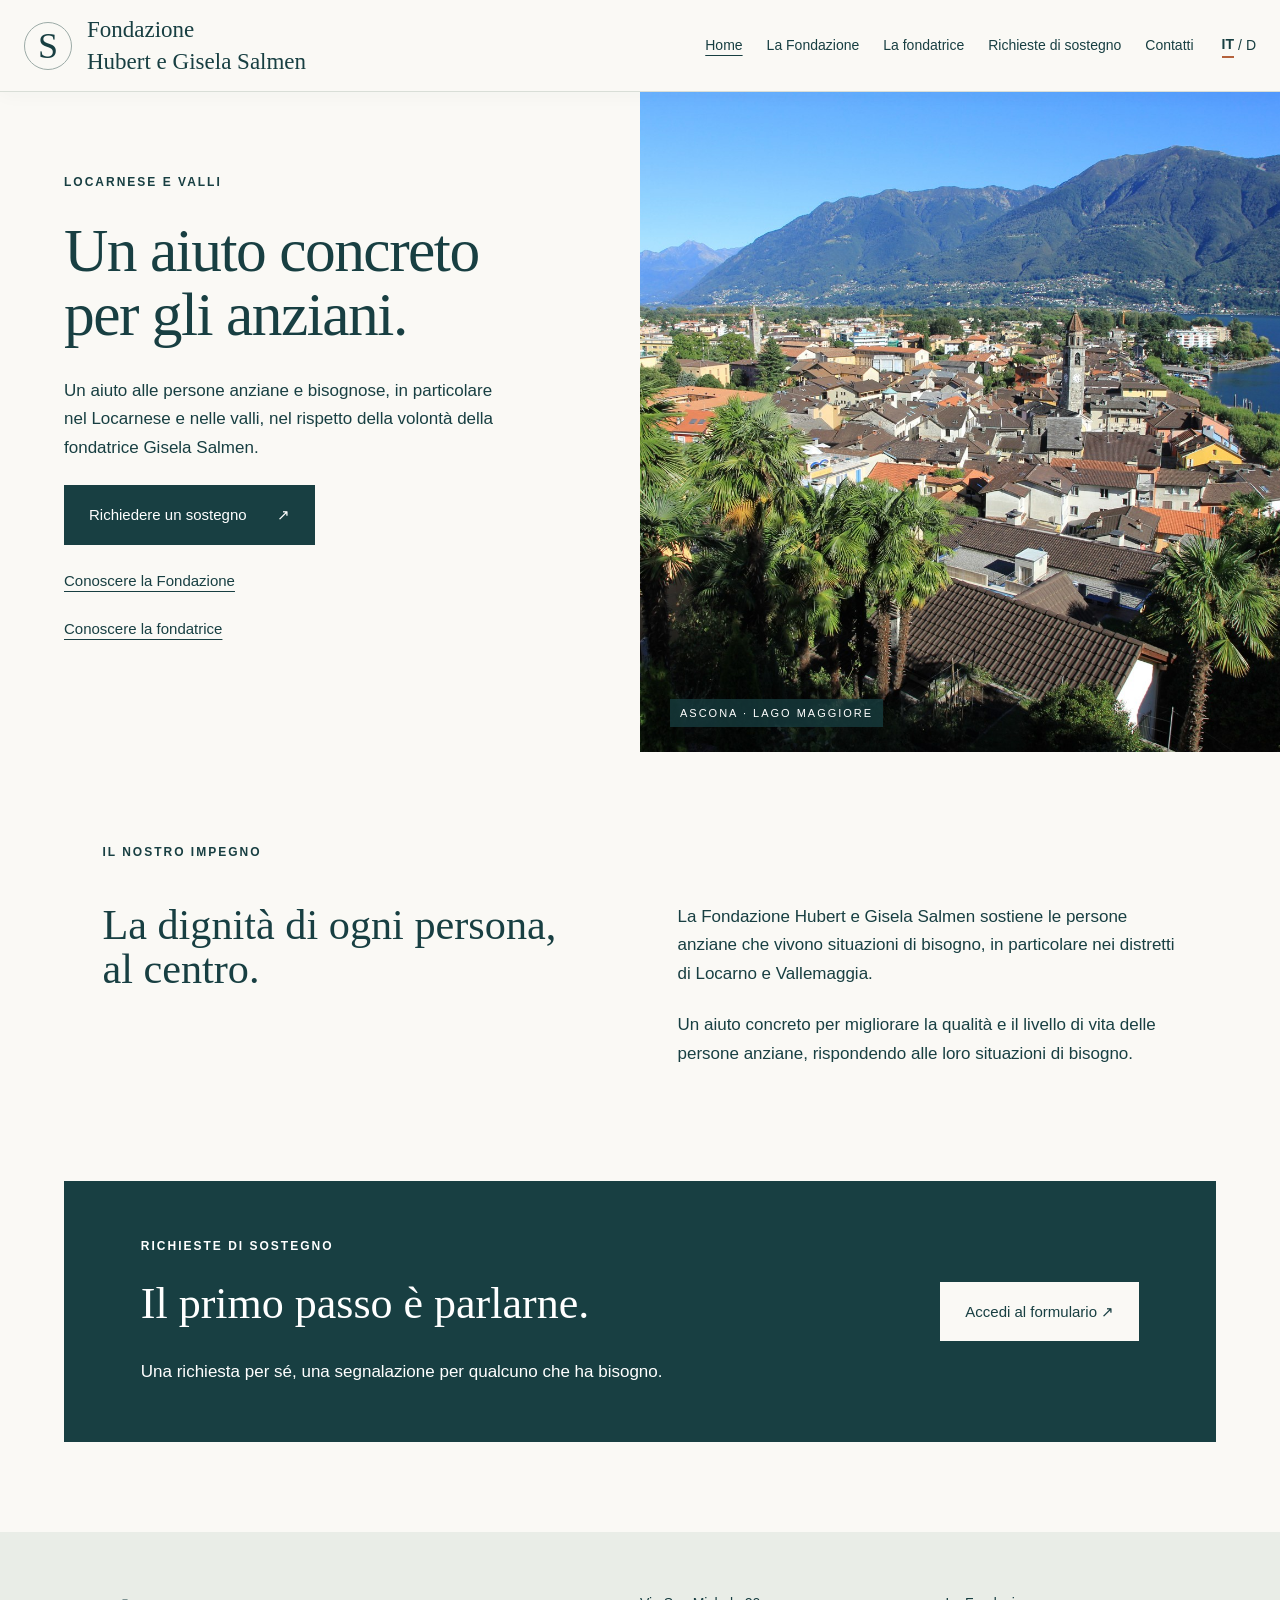
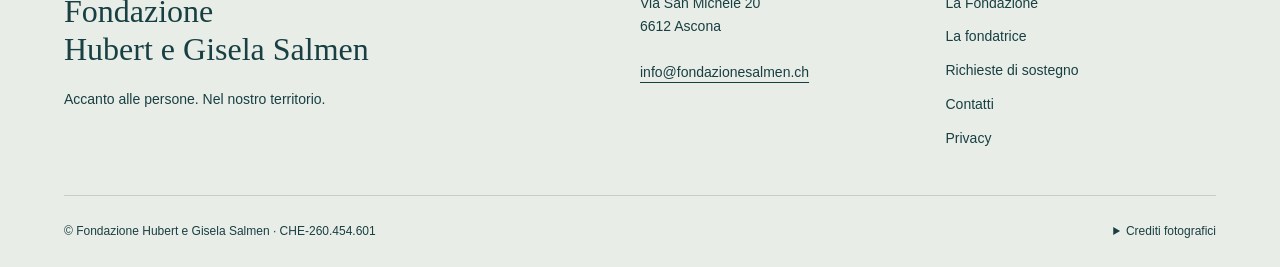
<file: index.html>
<!doctype html><html lang="it"><head><meta charset="utf-8"><meta name="robots" content="noindex, nofollow, noarchive"><meta name="viewport" content="width=device-width, initial-scale=1"><title>Fondazione Hubert e Gisela Salmen — Ascona</title><meta name="description" content="Aiuti alle persone anziane e bisognose, in particolare nei distretti di Locarno e Vallemaggia."><link rel="icon" href="/assets/favicon.svg"><script src="/language.js"></script><link rel="stylesheet" href="/style.css?v=privacy-menu-1"><script src="/site-ui.js?v=3" defer></script></head><body><a class="skip" href="#main">Vai al contenuto</a><header class="site-header"><a class="brand" href="/index.html?lang=it"><span class="monogram">S</span><span class="brand-full"><span class="brand-title">Fondazione</span>Hubert e Gisela Salmen</span><span class="brand-compact">Fondazione<br>Salmen</span></a><nav id="site-navigation" aria-label="Navigazione principale"><a href="/index.html?lang=it" aria-current="page">Home</a><a href="/fondazione.html" >La Fondazione</a><a href="/fondatrice.html" >La fondatrice</a><a href="/sostegno.html" >Richieste di sostegno</a><a href="/contatti.html" >Contatti</a></nav><a class="language" href="/de/index.html" lang="de" aria-label="Deutsch"><span class="active">IT</span><span> / </span><span class="">D</span></a><button class="menu-toggle" type="button" aria-controls="site-navigation" aria-expanded="false" aria-label="Menu"><span></span><span></span><span></span></button></header><main id="main"><section class="hero"><div class="hero-copy"><p class="eyebrow">LOCARNESE E VALLI</p><h1>Un aiuto concreto<br>per gli anziani.</h1><p>Un aiuto alle persone anziane e bisognose, in particolare nel Locarnese e nelle valli, nel rispetto della volontà della fondatrice Gisela Salmen.</p><a class="button" href="/sostegno.html">Richiedere un sostegno <span>↗</span></a><a class="text-link" href="/fondazione.html">Conoscere la Fondazione</a><a class="text-link" href="/fondatrice.html">Conoscere la fondatrice</a></div><figure><img src="/assets/ascona-panorama.jpg" alt="Veduta panoramica del lungolago di Ascona"><figcaption>ASCONA · LAGO MAGGIORE</figcaption></figure></section><section class="intro"><p class="eyebrow">IL NOSTRO IMPEGNO</p><h2>La dignità di ogni persona,<br>al centro.</h2><div><p>La Fondazione Hubert e Gisela Salmen sostiene le persone anziane che vivono situazioni di bisogno, in particolare nei distretti di Locarno e Vallemaggia.</p><p>Un aiuto concreto per migliorare la qualità e il livello di vita delle persone anziane, rispondendo alle loro situazioni di bisogno.</p></div></section><section class="band"><div><p class="eyebrow">RICHIESTE DI SOSTEGNO</p><h2>Il primo passo è parlarne.</h2><p>Una richiesta per sé, una segnalazione per qualcuno che ha bisogno.</p></div><a class="button light" href="/sostegno.html">Accedi al formulario ↗</a></section></main><footer><div><a class="footer-brand" href="/index.html?lang=it">Fondazione<br>Hubert e Gisela Salmen</a><p>Accanto alle persone. Nel nostro territorio.</p></div><div><p>Via San Michele 20<br>6612 Ascona</p><a href="mailto:info@fondazionesalmen.ch">info@fondazionesalmen.ch</a></div><div><a href="/fondazione.html">La Fondazione</a><a href="/fondatrice.html">La fondatrice</a><a href="/sostegno.html">Richieste di sostegno</a><a href="/contatti.html">Contatti</a><a href="/privacy.html">Privacy</a></div><div class="footer-bottom"><span>© Fondazione Hubert e Gisela Salmen · CHE-260.454.601</span><details><summary>Crediti fotografici</summary><p><a href="https://commons.wikimedia.org/wiki/File:Ascona_Panorama.jpg">Ascona Panorama</a> · BjoernEisbaer · <a href="https://creativecommons.org/licenses/by-sa/3.0/">CC BY-SA 3.0</a>. Le fotografie storiche e i ritratti di Gisela, Hubert, Elvezio Lorenzetti, Bruno Minder e Peter Münch sono stati forniti alla Fondazione. Le altre fotografie dei membri del Consiglio sono tratte dalle rispettive pagine professionali. Immagini ritagliate nella visualizzazione.</p></details></div></footer></body></html>
</file>
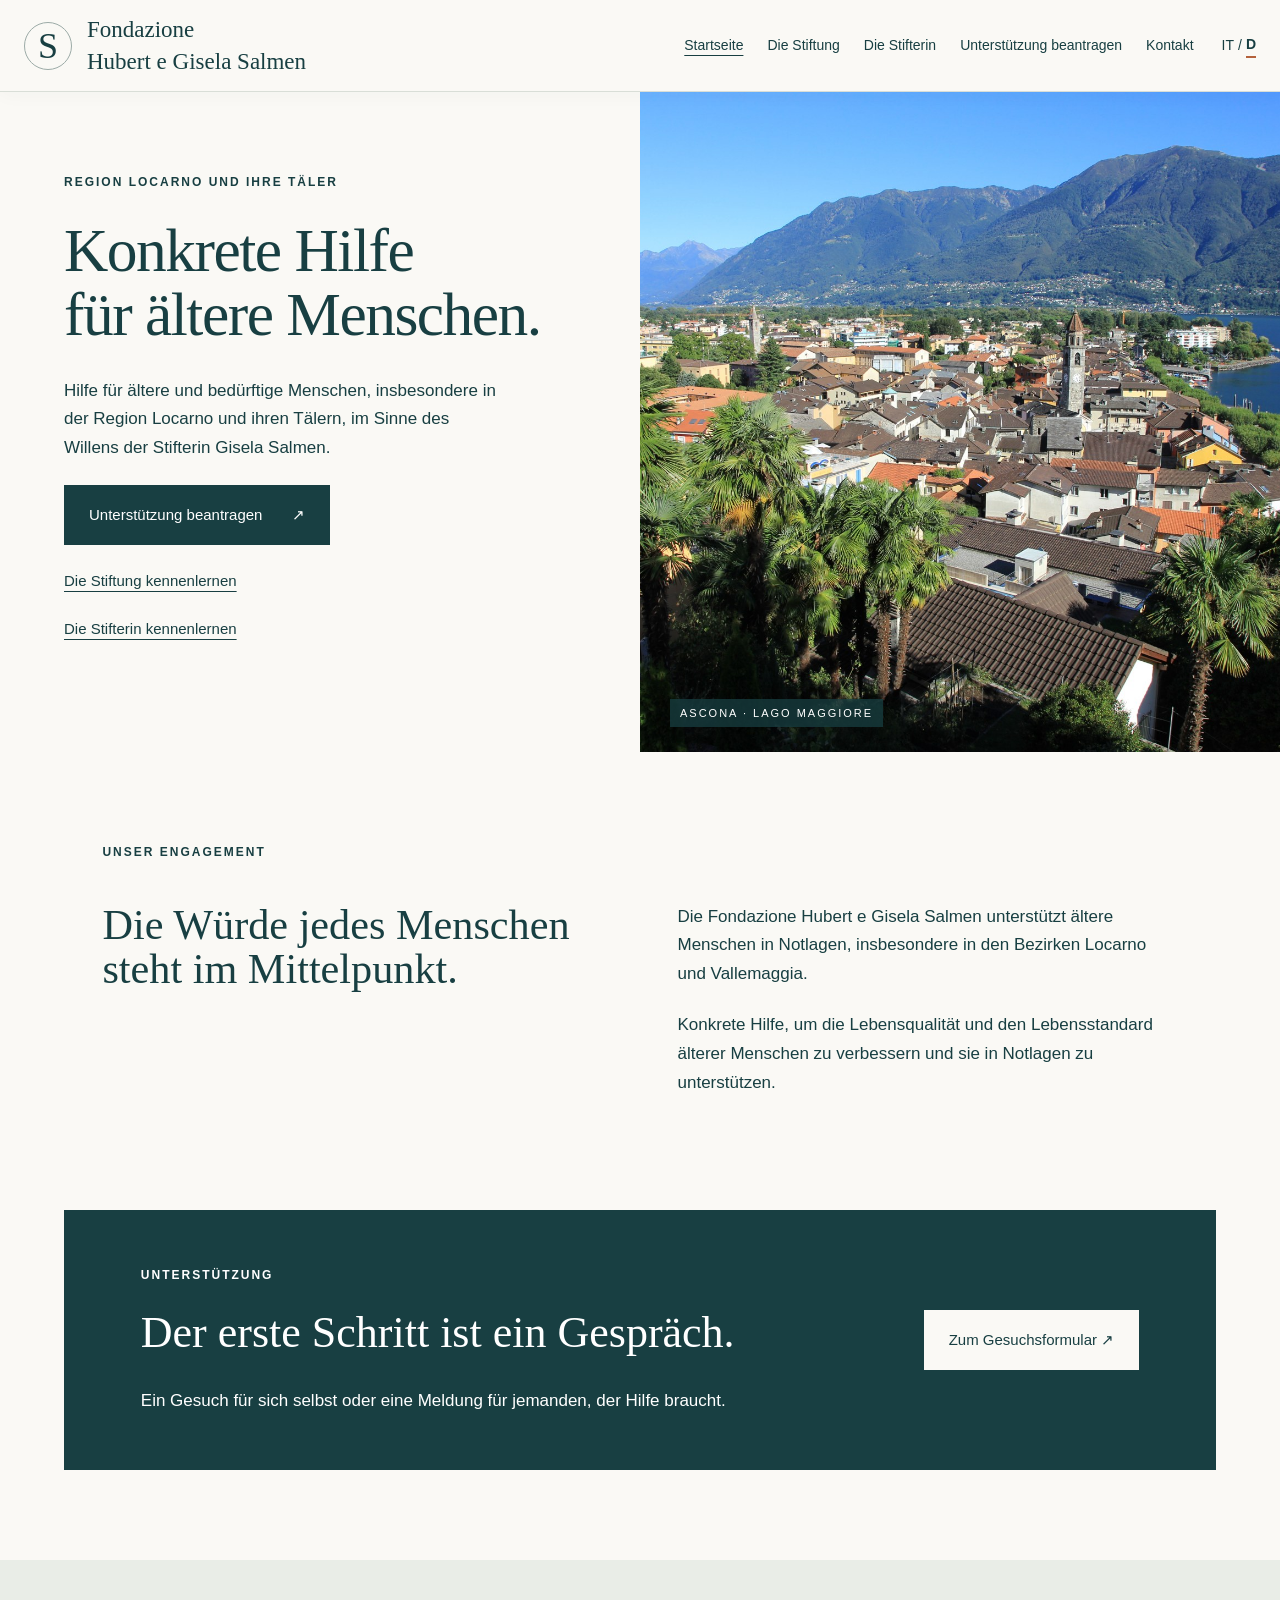
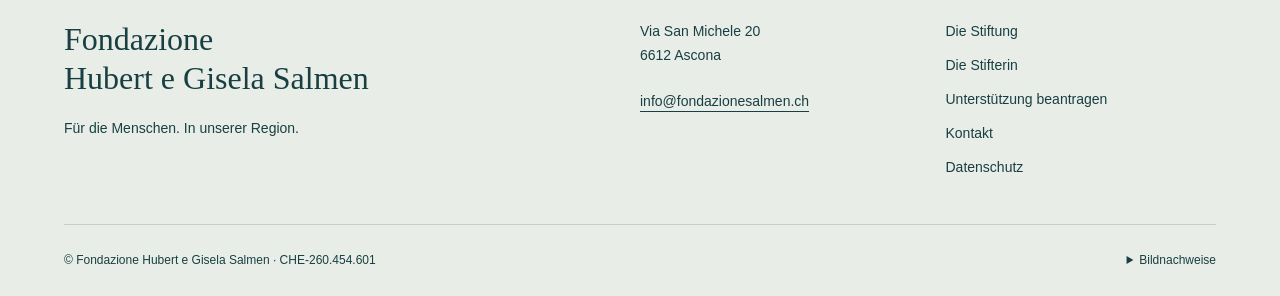
<file: de/index.html>
<!doctype html><html lang="de"><head><meta charset="utf-8"><meta name="robots" content="noindex, nofollow, noarchive"><meta name="viewport" content="width=device-width, initial-scale=1"><title>Stiftung Hubert e Gisela Salmen — Ascona</title><meta name="description" content="Unterstützung für ältere und bedürftige Menschen, insbesondere in den Bezirken Locarno und Vallemaggia."><link rel="icon" href="/assets/favicon.svg"><script src="/language.js"></script><link rel="stylesheet" href="/style.css?v=privacy-menu-1"><script src="/site-ui.js?v=3" defer></script></head><body><a class="skip" href="#main">Zum Inhalt</a><header class="site-header"><a class="brand" href="/de/index.html?lang=de"><span class="monogram">S</span><span class="brand-full"><span class="brand-title">Fondazione</span>Hubert e Gisela Salmen</span><span class="brand-compact">Fondazione<br>Salmen</span></a><nav id="site-navigation" aria-label="Hauptnavigation"><a href="/de/index.html?lang=de" aria-current="page">Startseite</a><a href="/de/fondazione.html" >Die Stiftung</a><a href="/de/fondatrice.html" >Die Stifterin</a><a href="/de/sostegno.html" >Unterstützung beantragen</a><a href="/de/contatti.html" >Kontakt</a></nav><a class="language" href="/index.html" lang="it" aria-label="Italiano"><span class="">IT</span><span> / </span><span class="active">D</span></a><button class="menu-toggle" type="button" aria-controls="site-navigation" aria-expanded="false" aria-label="Menu"><span></span><span></span><span></span></button></header><main id="main"><section class="hero"><div class="hero-copy"><p class="eyebrow">REGION LOCARNO UND IHRE TÄLER</p><h1>Konkrete Hilfe<br>für ältere Menschen.</h1><p>Hilfe für ältere und bedürftige Menschen, insbesondere in der Region Locarno und ihren Tälern, im Sinne des Willens der Stifterin Gisela Salmen.</p><a class="button" href="/de/sostegno.html">Unterstützung beantragen <span>↗</span></a><a class="text-link" href="/de/fondazione.html">Die Stiftung kennenlernen</a><a class="text-link" href="/de/fondatrice.html">Die Stifterin kennenlernen</a></div><figure><img src="/assets/ascona-panorama.jpg" alt="Panoramablick auf Asconas Uferpromenade"><figcaption>ASCONA · LAGO MAGGIORE</figcaption></figure></section><section class="intro"><p class="eyebrow">UNSER ENGAGEMENT</p><h2>Die Würde jedes Menschen<br>steht im Mittelpunkt.</h2><div><p>Die Fondazione Hubert e Gisela Salmen unterstützt ältere Menschen in Notlagen, insbesondere in den Bezirken Locarno und Vallemaggia.</p><p>Konkrete Hilfe, um die Lebensqualität und den Lebensstandard älterer Menschen zu verbessern und sie in Notlagen zu unterstützen.</p></div></section><section class="band"><div><p class="eyebrow">UNTERSTÜTZUNG</p><h2>Der erste Schritt ist ein Gespräch.</h2><p>Ein Gesuch für sich selbst oder eine Meldung für jemanden, der Hilfe braucht.</p></div><a class="button light" href="/de/sostegno.html">Zum Gesuchsformular ↗</a></section></main><footer><div><a class="footer-brand" href="/de/index.html?lang=de">Fondazione<br>Hubert e Gisela Salmen</a><p>Für die Menschen. In unserer Region.</p></div><div><p>Via San Michele 20<br>6612 Ascona</p><a href="mailto:info@fondazionesalmen.ch">info@fondazionesalmen.ch</a></div><div><a href="/de/fondazione.html">Die Stiftung</a><a href="/de/fondatrice.html">Die Stifterin</a><a href="/de/sostegno.html">Unterstützung beantragen</a><a href="/de/contatti.html">Kontakt</a><a href="/de/privacy.html">Datenschutz</a></div><div class="footer-bottom"><span>© Fondazione Hubert e Gisela Salmen · CHE-260.454.601</span><details><summary>Bildnachweise</summary><p><a href="https://commons.wikimedia.org/wiki/File:Ascona_Panorama.jpg">Ascona Panorama</a> · BjoernEisbaer · <a href="https://creativecommons.org/licenses/by-sa/3.0/">CC BY-SA 3.0</a>. Historische Fotos sowie Porträts von Gisela, Hubert, Elvezio Lorenzetti, Bruno Minder und Peter Münch wurden der Stiftung zur Verfügung gestellt. Die übrigen Fotos der Stiftungsratsmitglieder stammen von deren jeweiligen beruflichen Webseiten. Bilder im Layout beschnitten.</p></details></div></footer></body></html>
</file>
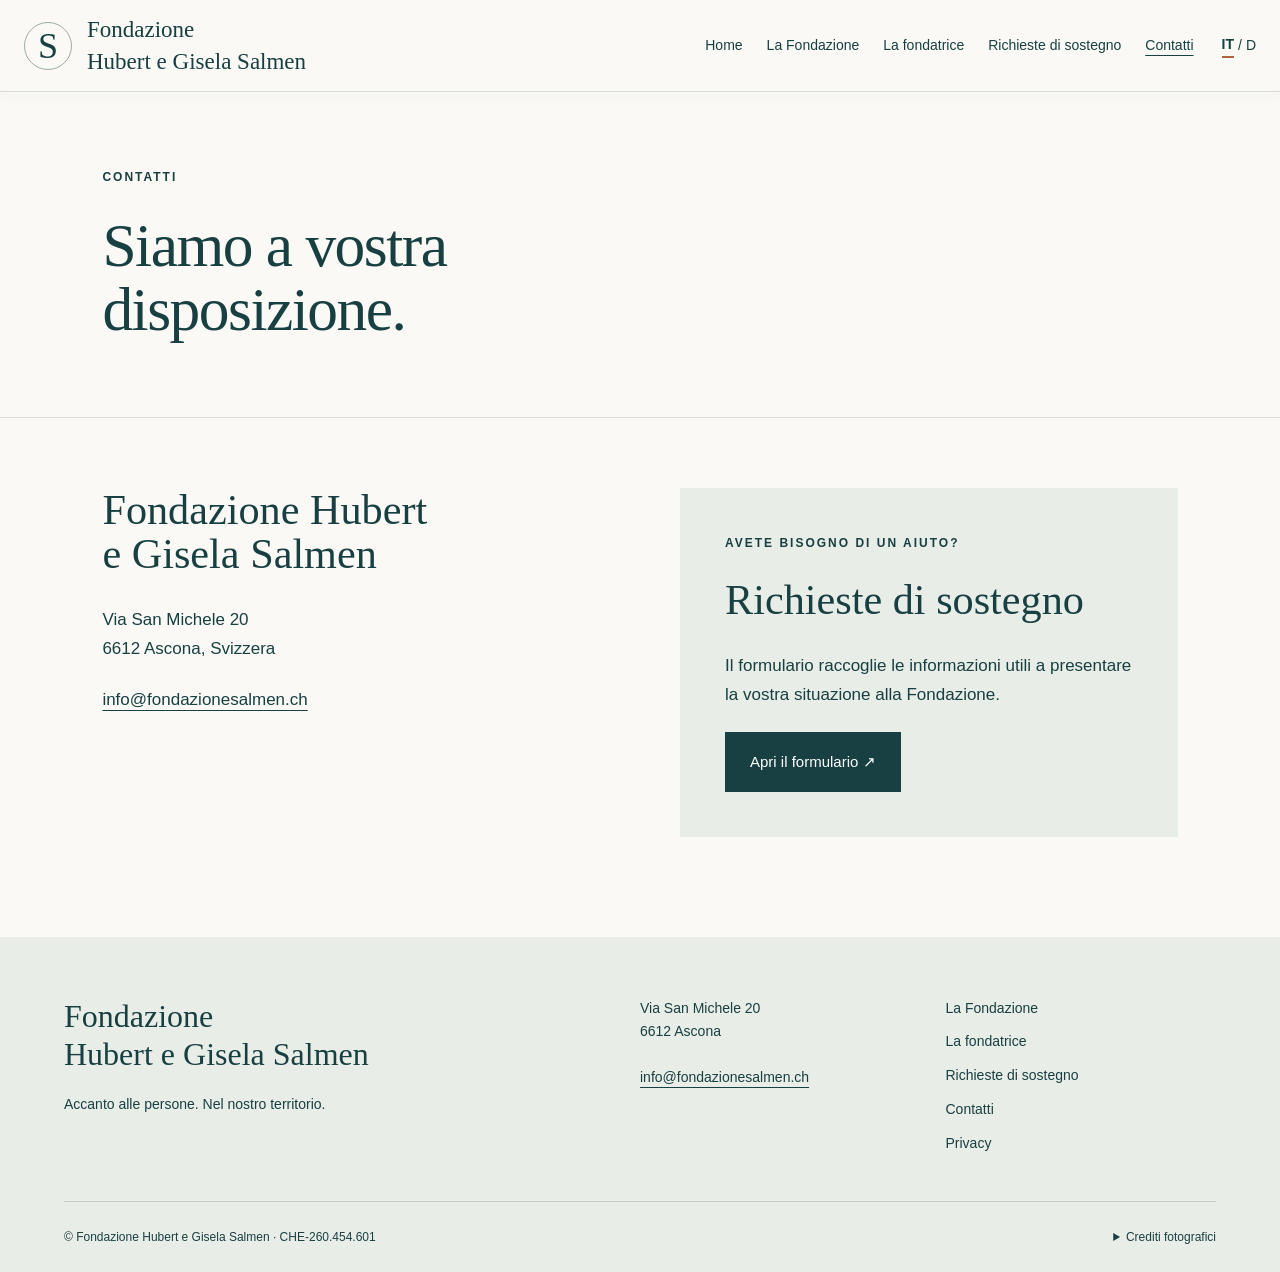
<file: contatti.html>
<!doctype html><html lang="it"><head><meta charset="utf-8"><meta name="robots" content="noindex, nofollow, noarchive"><meta name="viewport" content="width=device-width, initial-scale=1"><title>Fondazione Hubert e Gisela Salmen — Ascona</title><meta name="description" content="Aiuti alle persone anziane e bisognose, in particolare nei distretti di Locarno e Vallemaggia."><link rel="icon" href="/assets/favicon.svg"><script src="/language.js"></script><link rel="stylesheet" href="/style.css?v=privacy-menu-1"><script src="/site-ui.js?v=3" defer></script></head><body><a class="skip" href="#main">Vai al contenuto</a><header class="site-header"><a class="brand" href="/index.html?lang=it"><span class="monogram">S</span><span class="brand-full"><span class="brand-title">Fondazione</span>Hubert e Gisela Salmen</span><span class="brand-compact">Fondazione<br>Salmen</span></a><nav id="site-navigation" aria-label="Navigazione principale"><a href="/index.html?lang=it" >Home</a><a href="/fondazione.html" >La Fondazione</a><a href="/fondatrice.html" >La fondatrice</a><a href="/sostegno.html" >Richieste di sostegno</a><a href="/contatti.html" aria-current="page">Contatti</a></nav><a class="language" href="/de/contatti.html" lang="de" aria-label="Deutsch"><span class="active">IT</span><span> / </span><span class="">D</span></a><button class="menu-toggle" type="button" aria-controls="site-navigation" aria-expanded="false" aria-label="Menu"><span></span><span></span><span></span></button></header><main id="main"><section class="page-heading"><p class="eyebrow">CONTATTI</p><h1>Siamo a vostra<br>disposizione.</h1></section><section class="contact-grid"><div><h2>Fondazione Hubert<br>e Gisela Salmen</h2><p>Via San Michele 20<br>6612 Ascona, Svizzera</p><p><a href="mailto:info@fondazionesalmen.ch">info@fondazionesalmen.ch</a></p></div><div class="contact-panel"><p class="eyebrow">AVETE BISOGNO DI UN AIUTO?</p><h2>Richieste di sostegno</h2><p>Il formulario raccoglie le informazioni utili a presentare la vostra situazione alla Fondazione.</p><a class="button" href="/sostegno.html">Apri il formulario ↗</a></div></section></main><footer><div><a class="footer-brand" href="/index.html?lang=it">Fondazione<br>Hubert e Gisela Salmen</a><p>Accanto alle persone. Nel nostro territorio.</p></div><div><p>Via San Michele 20<br>6612 Ascona</p><a href="mailto:info@fondazionesalmen.ch">info@fondazionesalmen.ch</a></div><div><a href="/fondazione.html">La Fondazione</a><a href="/fondatrice.html">La fondatrice</a><a href="/sostegno.html">Richieste di sostegno</a><a href="/contatti.html">Contatti</a><a href="/privacy.html">Privacy</a></div><div class="footer-bottom"><span>© Fondazione Hubert e Gisela Salmen · CHE-260.454.601</span><details><summary>Crediti fotografici</summary><p><a href="https://commons.wikimedia.org/wiki/File:Ascona_Panorama.jpg">Ascona Panorama</a> · BjoernEisbaer · <a href="https://creativecommons.org/licenses/by-sa/3.0/">CC BY-SA 3.0</a>. Le fotografie storiche e i ritratti di Gisela, Hubert, Elvezio Lorenzetti, Bruno Minder e Peter Münch sono stati forniti alla Fondazione. Le altre fotografie dei membri del Consiglio sono tratte dalle rispettive pagine professionali. Immagini ritagliate nella visualizzazione.</p></details></div></footer></body></html>
</file>
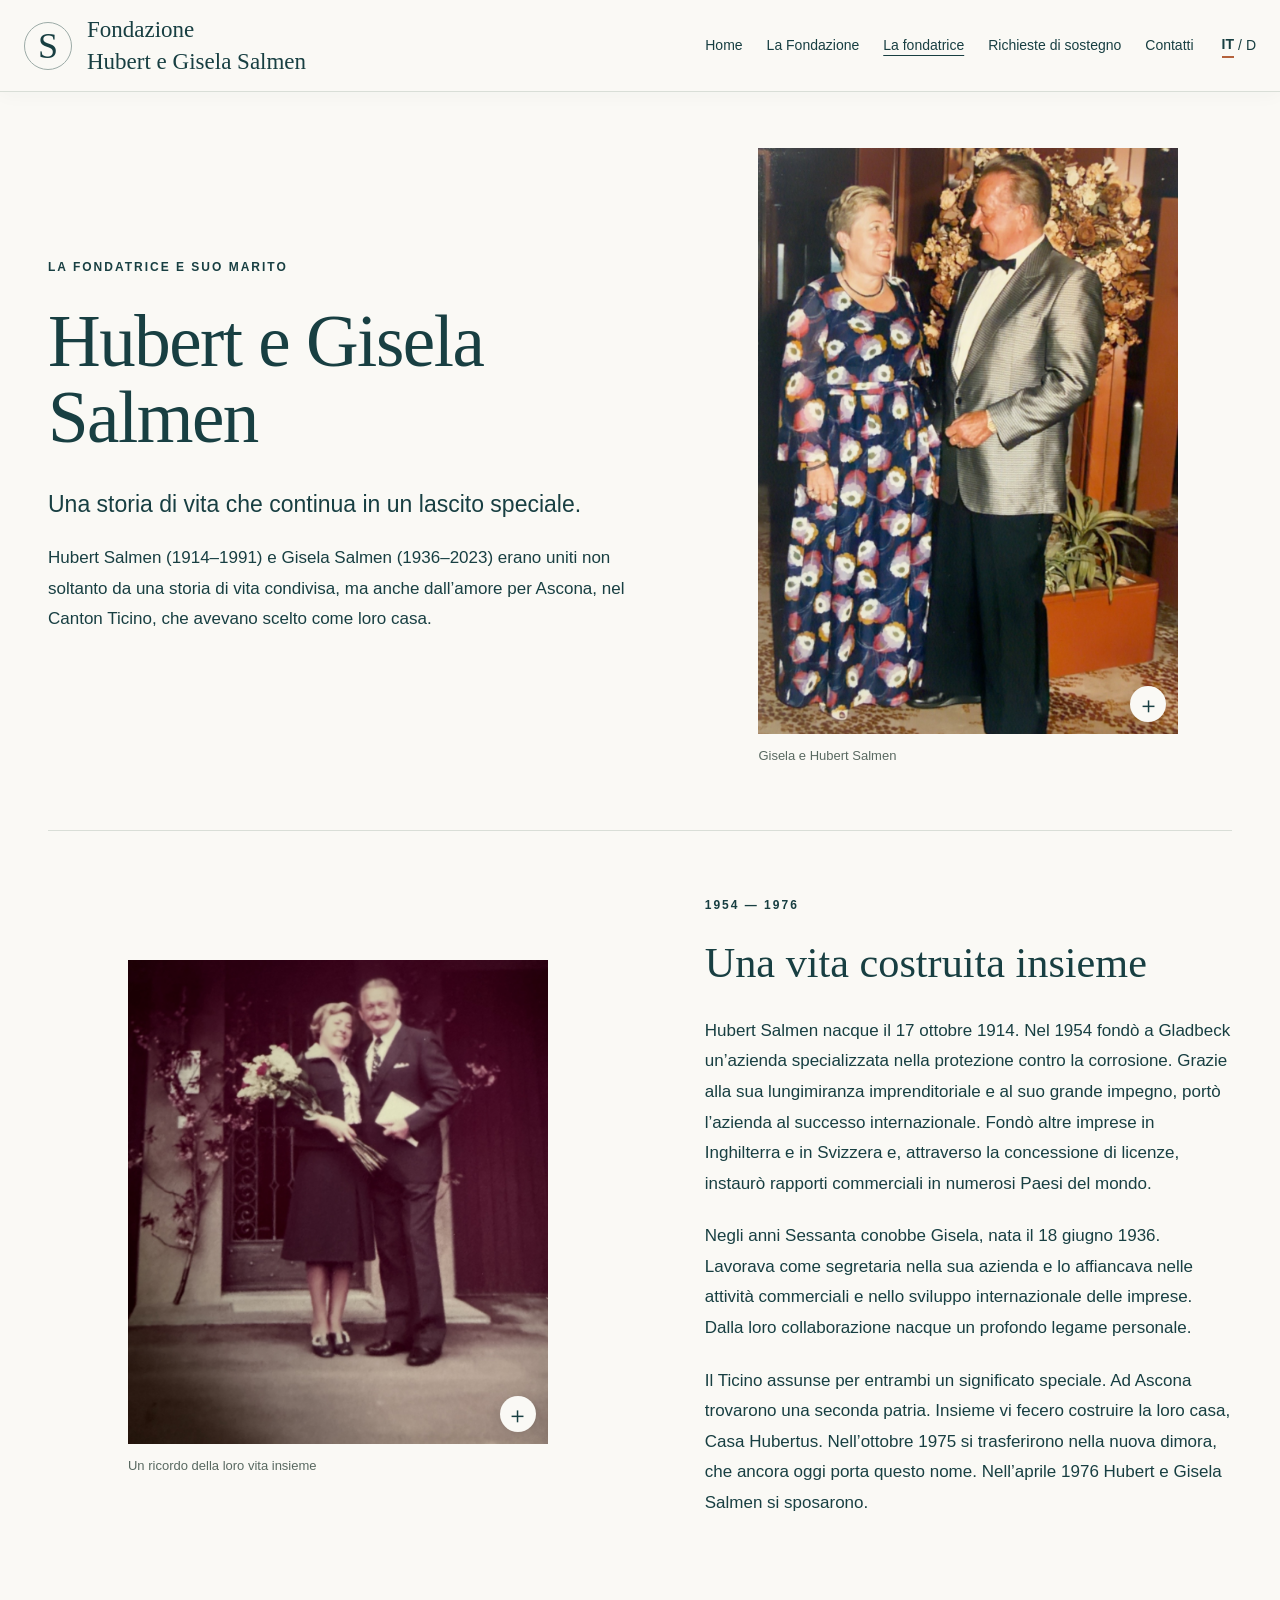
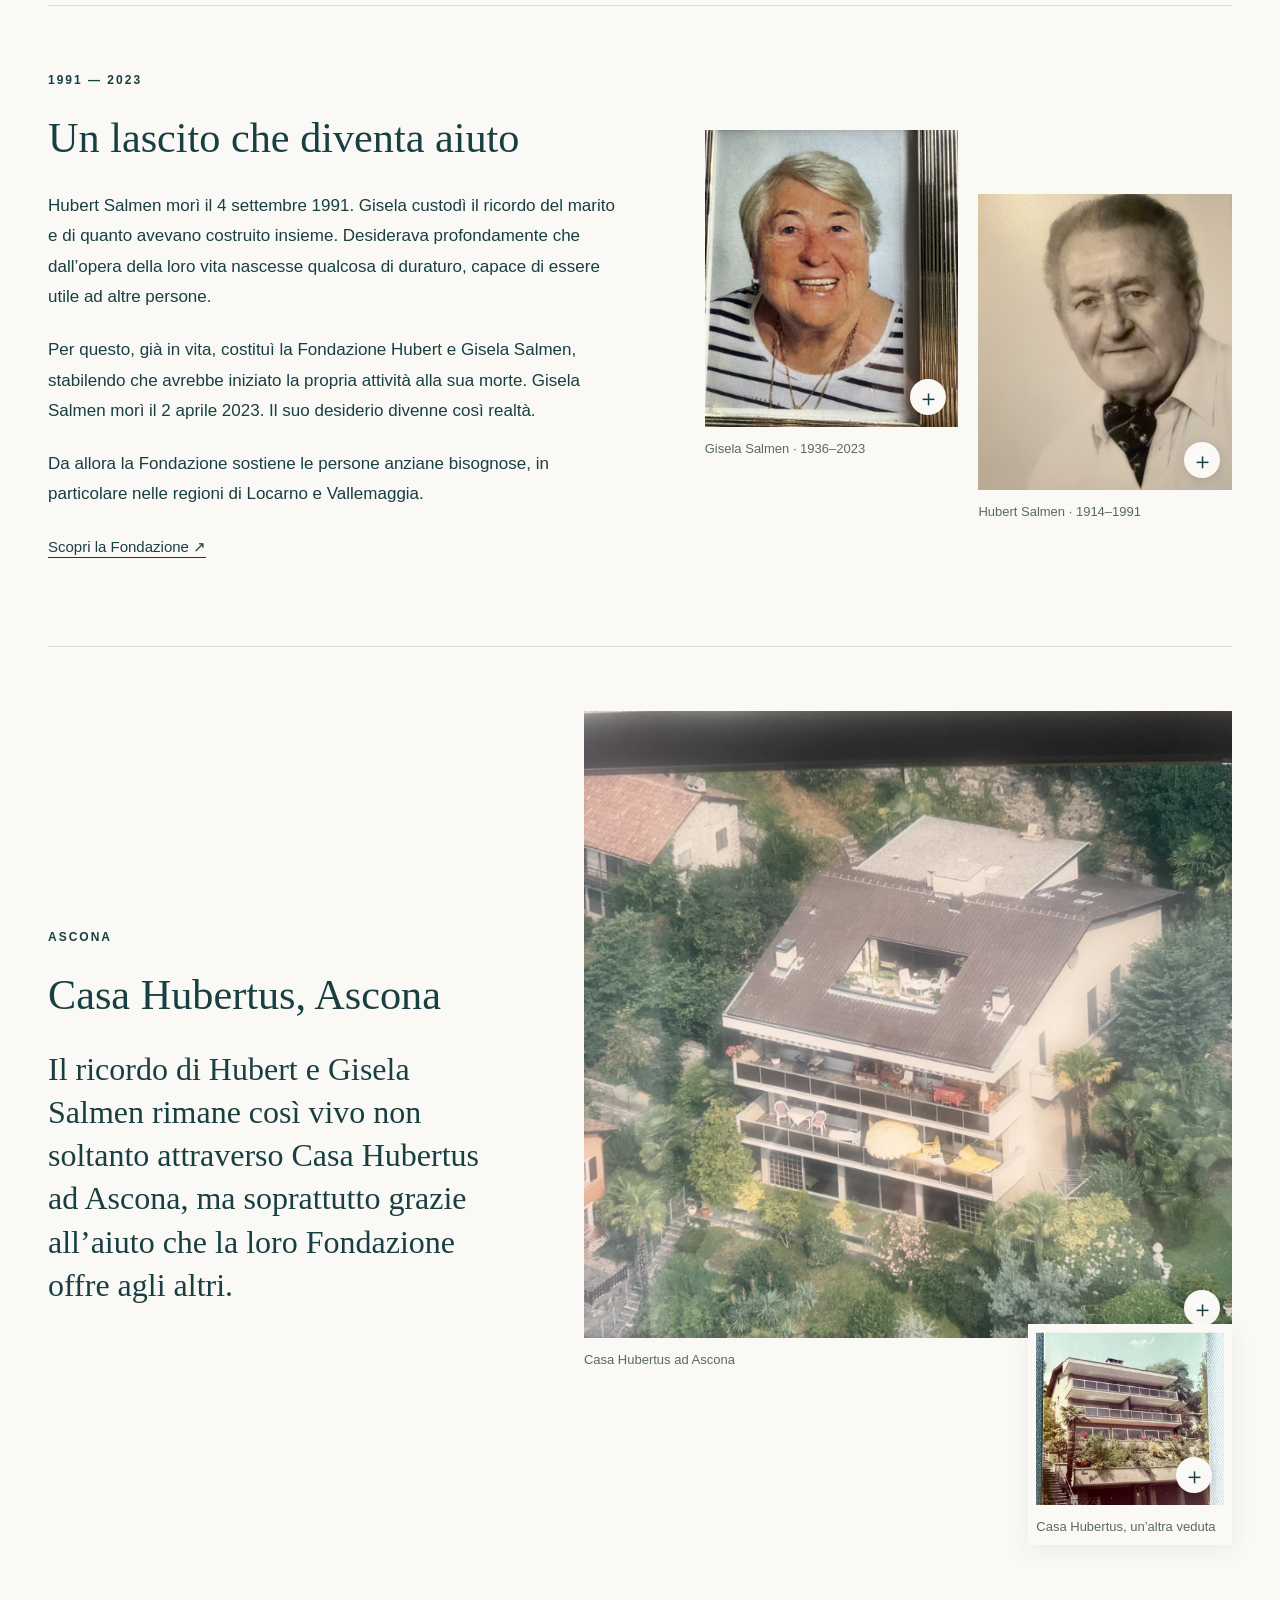
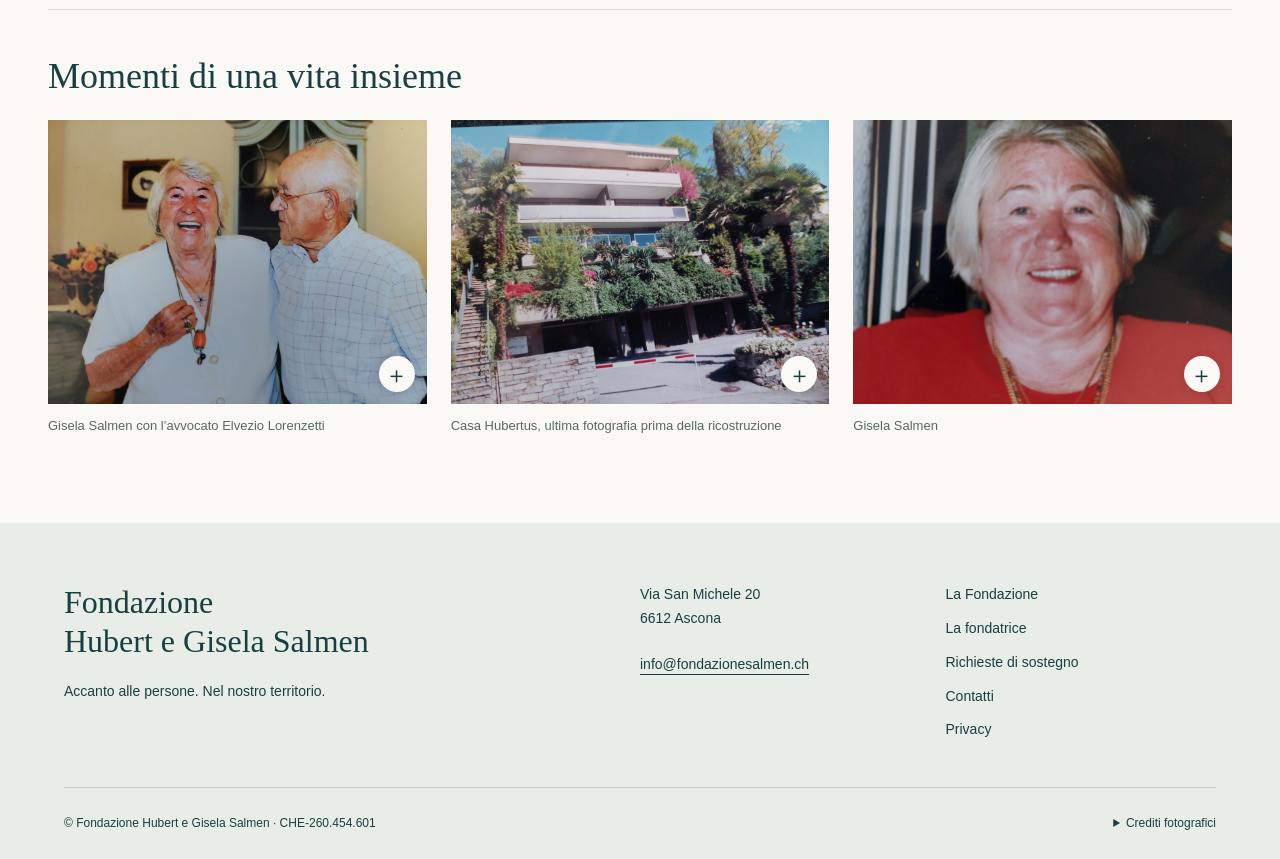
<file: fondatrice.html>
<!doctype html><html lang="it"><head><meta charset="utf-8"><meta name="robots" content="noindex, nofollow, noarchive"><meta name="viewport" content="width=device-width, initial-scale=1"><title>Fondazione Hubert e Gisela Salmen — Ascona</title><meta name="description" content="Aiuti alle persone anziane e bisognose, in particolare nei distretti di Locarno e Vallemaggia."><link rel="icon" href="/assets/favicon.svg"><script src="/language.js"></script><link rel="stylesheet" href="/style.css?v=privacy-menu-1"><script src="/site-ui.js?v=3" defer></script></head><body><a class="skip" href="#main">Vai al contenuto</a><header class="site-header"><a class="brand" href="/index.html?lang=it"><span class="monogram">S</span><span class="brand-full"><span class="brand-title">Fondazione</span>Hubert e Gisela Salmen</span><span class="brand-compact">Fondazione<br>Salmen</span></a><nav id="site-navigation" aria-label="Navigazione principale"><a href="/index.html?lang=it" >Home</a><a href="/fondazione.html" >La Fondazione</a><a href="/fondatrice.html" aria-current="page">La fondatrice</a><a href="/sostegno.html" >Richieste di sostegno</a><a href="/contatti.html" >Contatti</a></nav><a class="language" href="/de/fondatrice.html" lang="de" aria-label="Deutsch"><span class="active">IT</span><span> / </span><span class="">D</span></a><button class="menu-toggle" type="button" aria-controls="site-navigation" aria-expanded="false" aria-label="Menu"><span></span><span></span><span></span></button></header><main id="main"><article class="biography">
<section class="story-row story-opening"><div class="story-copy"><p class="eyebrow">LA FONDATRICE E SUO MARITO</p><h1>Hubert e Gisela Salmen</h1><p class="lead">Una storia di vita che continua in un lascito speciale.</p><p>Hubert Salmen (1914–1991) e Gisela Salmen (1936–2023) erano uniti non soltanto da una storia di vita condivisa, ma anche dall’amore per Ascona, nel Canton Ticino, che avevano scelto come loro casa.</p></div><figure><a class="photo-expand" href="/assets/storia-salmen-1.png" aria-label="Ingrandisci la foto: Gisela e Hubert Salmen"><img src="/assets/storia-salmen-1.png" alt="Gisela e Hubert Salmen" width="531" height="741" loading="eager"><span class="photo-hint" aria-hidden="true">＋</span></a><figcaption>Gisela e Hubert Salmen</figcaption></figure></section>
<section class="story-row story-reverse"><div class="story-copy"><p class="eyebrow">1954 — 1976</p><h2>Una vita costruita insieme</h2><p>Hubert Salmen nacque il 17 ottobre 1914. Nel 1954 fondò a Gladbeck un’azienda specializzata nella protezione contro la corrosione. Grazie alla sua lungimiranza imprenditoriale e al suo grande impegno, portò l’azienda al successo internazionale. Fondò altre imprese in Inghilterra e in Svizzera e, attraverso la concessione di licenze, instaurò rapporti commerciali in numerosi Paesi del mondo.</p><p>Negli anni Sessanta conobbe Gisela, nata il 18 giugno 1936. Lavorava come segretaria nella sua azienda e lo affiancava nelle attività commerciali e nello sviluppo internazionale delle imprese. Dalla loro collaborazione nacque un profondo legame personale.</p><p>Il Ticino assunse per entrambi un significato speciale. Ad Ascona trovarono una seconda patria. Insieme vi fecero costruire la loro casa, Casa Hubertus. Nell’ottobre 1975 si trasferirono nella nuova dimora, che ancora oggi porta questo nome. Nell’aprile 1976 Hubert e Gisela Salmen si sposarono.</p></div><figure><a class="photo-expand" href="/assets/storia-salmen-2.png" aria-label="Ingrandisci la foto: Un ricordo della loro vita insieme"><img src="/assets/storia-salmen-2.png" alt="Un ricordo della loro vita insieme" width="490" height="565" loading="lazy"><span class="photo-hint" aria-hidden="true">＋</span></a><figcaption>Un ricordo della loro vita insieme</figcaption></figure></section>
<section class="story-row"><div class="story-copy"><p class="eyebrow">1991 — 2023</p><h2>Un lascito che diventa aiuto</h2><p>Hubert Salmen morì il 4 settembre 1991. Gisela custodì il ricordo del marito e di quanto avevano costruito insieme. Desiderava profondamente che dall’opera della loro vita nascesse qualcosa di duraturo, capace di essere utile ad altre persone.</p><p>Per questo, già in vita, costituì la Fondazione Hubert e Gisela Salmen, stabilendo che avrebbe iniziato la propria attività alla sua morte. Gisela Salmen morì il 2 aprile 2023. Il suo desiderio divenne così realtà.</p><p>Da allora la Fondazione sostiene le persone anziane bisognose, in particolare nelle regioni di Locarno e Vallemaggia.</p><p><a class="text-link" href="/fondazione.html">Scopri la Fondazione ↗</a></p></div><div class="story-portraits"><figure><a class="photo-expand" href="/assets/storia-salmen-3.png" aria-label="Ingrandisci la foto: Gisela Salmen · 1936–2023"><img src="/assets/storia-salmen-3.png" alt="Gisela Salmen · 1936–2023" width="331" height="388" loading="lazy"><span class="photo-hint" aria-hidden="true">＋</span></a><figcaption>Gisela Salmen · 1936–2023</figcaption></figure><figure><a class="photo-expand" href="/assets/storia-salmen-4.png" aria-label="Ingrandisci la foto: Hubert Salmen · 1914–1991"><img src="/assets/storia-salmen-4.png" alt="Hubert Salmen · 1914–1991" width="332" height="388" loading="lazy"><span class="photo-hint" aria-hidden="true">＋</span></a><figcaption>Hubert Salmen · 1914–1991</figcaption></figure></div></section>
<section class="story-row story-house"><div class="story-copy"><p class="eyebrow">ASCONA</p><h2>Casa Hubertus, Ascona</h2><p class="story-closing">Il ricordo di Hubert e Gisela Salmen rimane così vivo non soltanto attraverso Casa Hubertus ad Ascona, ma soprattutto grazie all’aiuto che la loro Fondazione offre agli altri.</p></div><div class="story-houses"><figure><a class="photo-expand" href="/assets/storia-salmen-5.png" aria-label="Ingrandisci la foto: Casa Hubertus ad Ascona"><img src="/assets/storia-salmen-5.png" alt="Casa Hubertus ad Ascona" width="737" height="713" loading="lazy"><span class="photo-hint" aria-hidden="true">＋</span></a><figcaption>Casa Hubertus ad Ascona</figcaption></figure><figure><a class="photo-expand" href="/assets/storia-salmen-6.png" aria-label="Ingrandisci la foto: Casa Hubertus, un’altra veduta"><img src="/assets/storia-salmen-6.png" alt="Casa Hubertus, un’altra veduta" width="305" height="281" loading="lazy"><span class="photo-hint" aria-hidden="true">＋</span></a><figcaption>Casa Hubertus, un’altra veduta</figcaption></figure></div></section>
<section class="story-memory"><h2>Momenti di una vita insieme</h2><div class="story-memory-grid"><figure><a class="photo-expand" href="/assets/gisela-salmen-elvezio-lorenzetti.jpg" aria-label="Ingrandisci la foto: Gisela Salmen con l’avvocato Elvezio Lorenzetti"><img src="/assets/gisela-salmen-elvezio-lorenzetti.jpg" alt="Gisela Salmen con l’avvocato Elvezio Lorenzetti" width="4624" height="3468" loading="lazy"><span class="photo-hint" aria-hidden="true">＋</span></a><figcaption>Gisela Salmen con l’avvocato Elvezio Lorenzetti</figcaption></figure><figure><a class="photo-expand" href="/assets/casa-hubertus-prima-ricostruzione.jpg" aria-label="Ingrandisci la foto: Casa Hubertus, ultima fotografia prima della ricostruzione"><img src="/assets/casa-hubertus-prima-ricostruzione.jpg" alt="Casa Hubertus, ultima fotografia prima della ricostruzione" width="4624" height="3468" loading="lazy"><span class="photo-hint" aria-hidden="true">＋</span></a><figcaption>Casa Hubertus, ultima fotografia prima della ricostruzione</figcaption></figure><figure><a class="photo-expand" href="/assets/gisela-salmen-ritratto.jpg" aria-label="Ingrandisci la foto: Gisela Salmen"><img src="/assets/gisela-salmen-ritratto.jpg" alt="Gisela Salmen" width="1650" height="2200" loading="lazy"><span class="photo-hint" aria-hidden="true">＋</span></a><figcaption>Gisela Salmen</figcaption></figure></div></section>
</article></main><footer><div><a class="footer-brand" href="/index.html?lang=it">Fondazione<br>Hubert e Gisela Salmen</a><p>Accanto alle persone. Nel nostro territorio.</p></div><div><p>Via San Michele 20<br>6612 Ascona</p><a href="mailto:info@fondazionesalmen.ch">info@fondazionesalmen.ch</a></div><div><a href="/fondazione.html">La Fondazione</a><a href="/fondatrice.html">La fondatrice</a><a href="/sostegno.html">Richieste di sostegno</a><a href="/contatti.html">Contatti</a><a href="/privacy.html">Privacy</a></div><div class="footer-bottom"><span>© Fondazione Hubert e Gisela Salmen · CHE-260.454.601</span><details><summary>Crediti fotografici</summary><p><a href="https://commons.wikimedia.org/wiki/File:Ascona_Panorama.jpg">Ascona Panorama</a> · BjoernEisbaer · <a href="https://creativecommons.org/licenses/by-sa/3.0/">CC BY-SA 3.0</a>. Le fotografie storiche e i ritratti di Gisela, Hubert, Elvezio Lorenzetti, Bruno Minder e Peter Münch sono stati forniti alla Fondazione. Le altre fotografie dei membri del Consiglio sono tratte dalle rispettive pagine professionali. Immagini ritagliate nella visualizzazione.</p></details></div></footer></body></html>
</file>
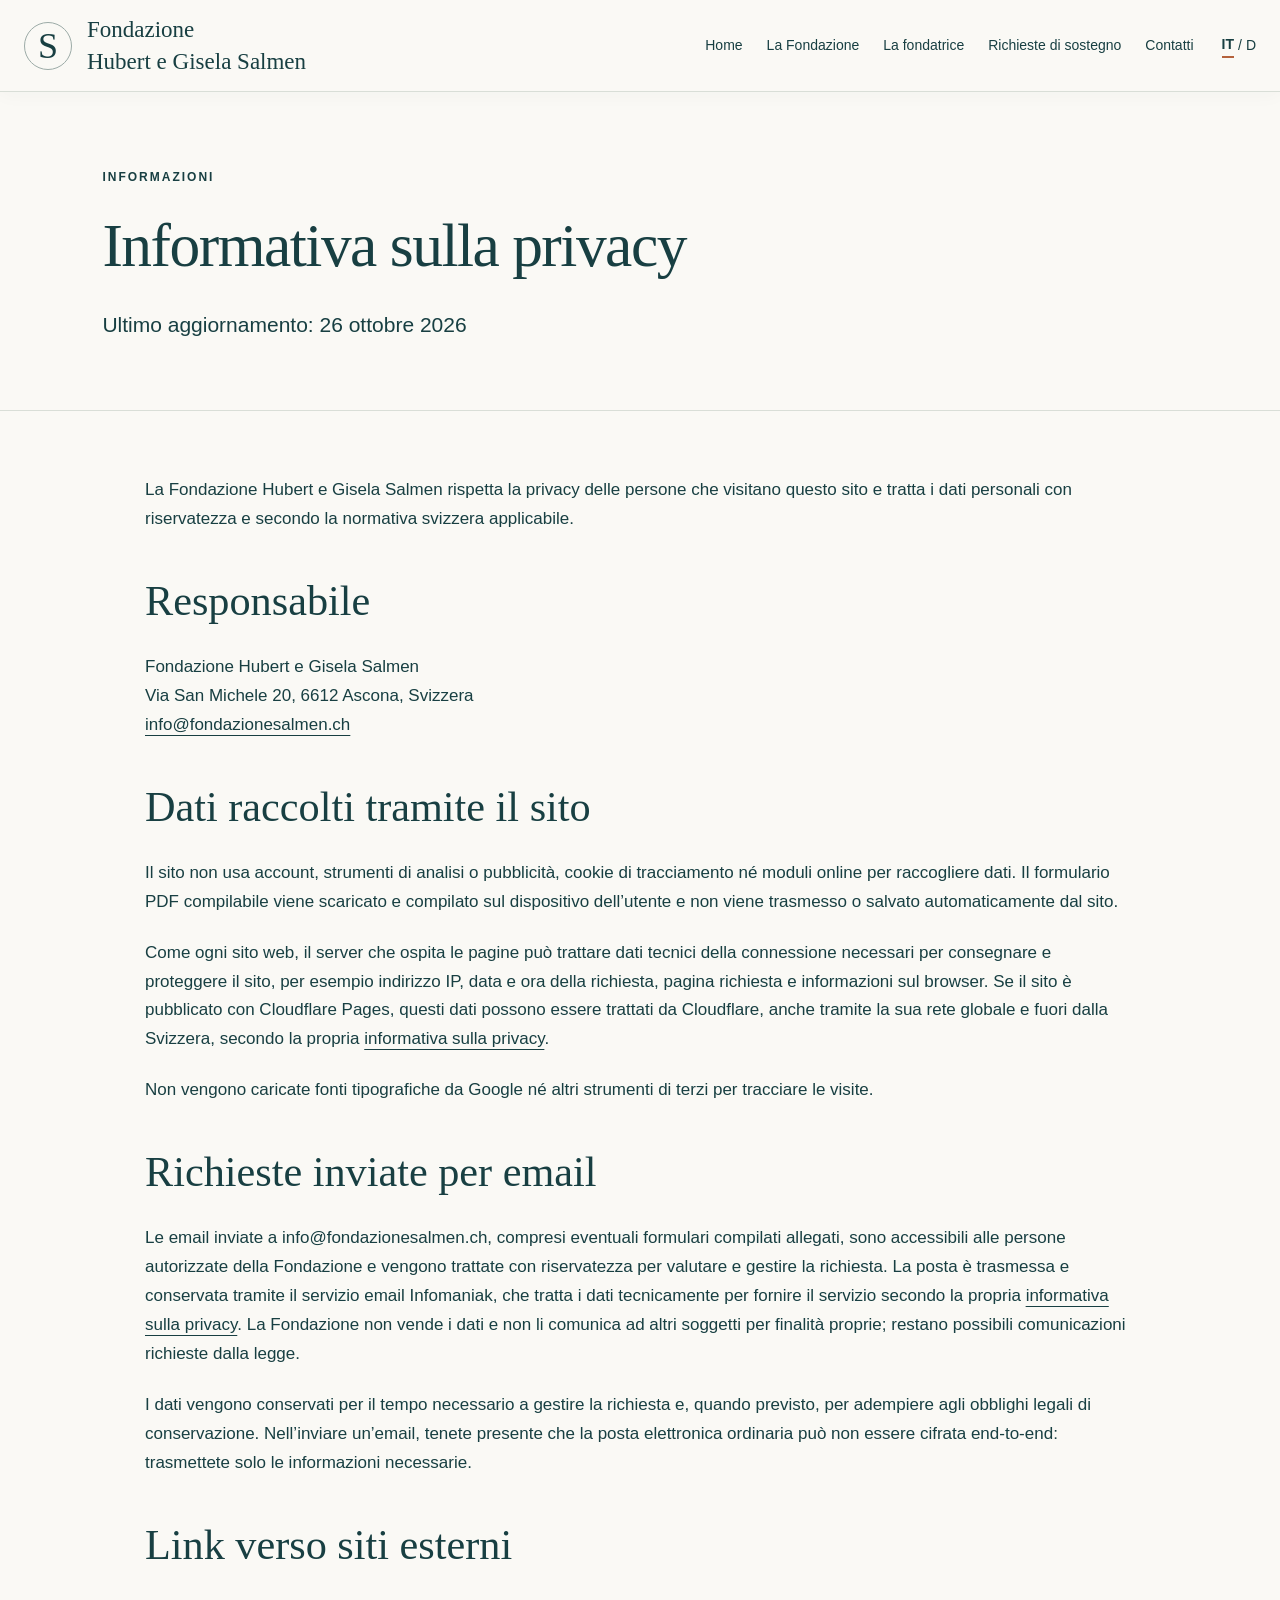
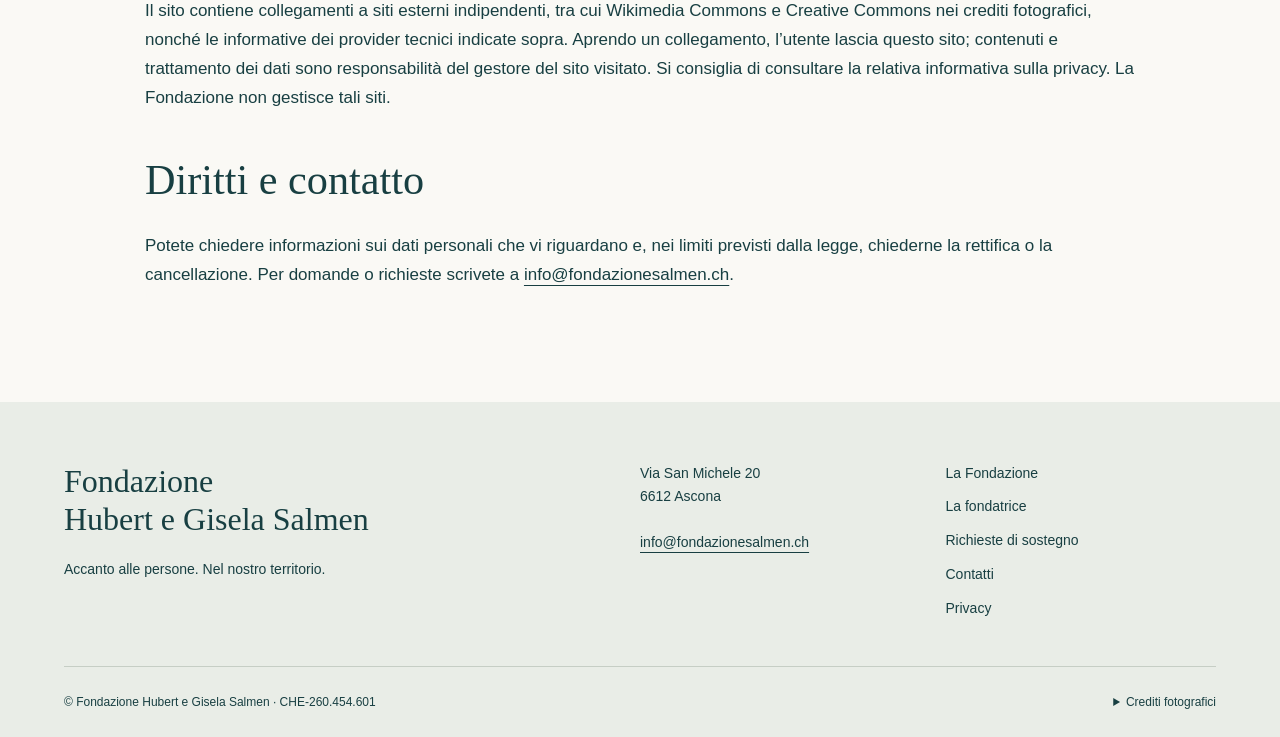
<file: privacy.html>
<!doctype html><html lang="it"><head><meta charset="utf-8"><meta name="robots" content="noindex, nofollow, noarchive"><meta name="viewport" content="width=device-width, initial-scale=1"><title>Informativa sulla privacy</title><meta name="description" content="Aiuti alle persone anziane e bisognose, in particolare nei distretti di Locarno e Vallemaggia."><link rel="icon" href="/assets/favicon.svg"><script src="/language.js"></script><link rel="stylesheet" href="/style.css?v=privacy-menu-1"><script src="/site-ui.js?v=3" defer></script></head><body><a class="skip" href="#main">Vai al contenuto</a><header class="site-header"><a class="brand" href="/index.html?lang=it"><span class="monogram">S</span><span class="brand-full"><span class="brand-title">Fondazione</span>Hubert e Gisela Salmen</span><span class="brand-compact">Fondazione<br>Salmen</span></a><nav id="site-navigation" aria-label="Navigazione principale"><a href="/index.html?lang=it" >Home</a><a href="/fondazione.html" >La Fondazione</a><a href="/fondatrice.html" >La fondatrice</a><a href="/sostegno.html" >Richieste di sostegno</a><a href="/contatti.html" >Contatti</a></nav><a class="language" href="/de/privacy.html" lang="de" aria-label="Deutsch"><span class="active">IT</span><span> / </span><span class="">D</span></a><button class="menu-toggle" type="button" aria-controls="site-navigation" aria-expanded="false" aria-label="Menu"><span></span><span></span><span></span></button></header><main id="main"><section class="page-heading"><p class="eyebrow">INFORMAZIONI</p><h1>Informativa sulla privacy</h1><p class="lead">Ultimo aggiornamento: 26 ottobre 2026</p></section><article class="article privacy"><p>La Fondazione Hubert e Gisela Salmen rispetta la privacy delle persone che visitano questo sito e tratta i dati personali con riservatezza e secondo la normativa svizzera applicabile.</p><h2>Responsabile</h2><p>Fondazione Hubert e Gisela Salmen<br>Via San Michele 20, 6612 Ascona, Svizzera<br><a href="mailto:info@fondazionesalmen.ch">info@fondazionesalmen.ch</a></p><h2>Dati raccolti tramite il sito</h2><p>Il sito non usa account, strumenti di analisi o pubblicità, cookie di tracciamento né moduli online per raccogliere dati. Il formulario PDF compilabile viene scaricato e compilato sul dispositivo dell’utente e non viene trasmesso o salvato automaticamente dal sito.</p><p>Come ogni sito web, il server che ospita le pagine può trattare dati tecnici della connessione necessari per consegnare e proteggere il sito, per esempio indirizzo IP, data e ora della richiesta, pagina richiesta e informazioni sul browser. Se il sito è pubblicato con Cloudflare Pages, questi dati possono essere trattati da Cloudflare, anche tramite la sua rete globale e fuori dalla Svizzera, secondo la propria <a href="https://www.cloudflare.com/privacypolicy/" target="_blank" rel="noopener noreferrer">informativa sulla privacy</a>.</p><p>Non vengono caricate fonti tipografiche da Google né altri strumenti di terzi per tracciare le visite.</p><h2>Richieste inviate per email</h2><p>Le email inviate a info@fondazionesalmen.ch, compresi eventuali formulari compilati allegati, sono accessibili alle persone autorizzate della Fondazione e vengono trattate con riservatezza per valutare e gestire la richiesta. La posta è trasmessa e conservata tramite il servizio email Infomaniak, che tratta i dati tecnicamente per fornire il servizio secondo la propria <a href="https://www.infomaniak.com/en/legal/confidentiality-policy" target="_blank" rel="noopener noreferrer">informativa sulla privacy</a>. La Fondazione non vende i dati e non li comunica ad altri soggetti per finalità proprie; restano possibili comunicazioni richieste dalla legge.</p><p>I dati vengono conservati per il tempo necessario a gestire la richiesta e, quando previsto, per adempiere agli obblighi legali di conservazione. Nell’inviare un’email, tenete presente che la posta elettronica ordinaria può non essere cifrata end-to-end: trasmettete solo le informazioni necessarie.</p><h2>Link verso siti esterni</h2><p>Il sito contiene collegamenti a siti esterni indipendenti, tra cui Wikimedia Commons e Creative Commons nei crediti fotografici, nonché le informative dei provider tecnici indicate sopra. Aprendo un collegamento, l’utente lascia questo sito; contenuti e trattamento dei dati sono responsabilità del gestore del sito visitato. Si consiglia di consultare la relativa informativa sulla privacy. La Fondazione non gestisce tali siti.</p><h2>Diritti e contatto</h2><p>Potete chiedere informazioni sui dati personali che vi riguardano e, nei limiti previsti dalla legge, chiederne la rettifica o la cancellazione. Per domande o richieste scrivete a <a href="mailto:info@fondazionesalmen.ch">info@fondazionesalmen.ch</a>.</p></article></main><footer><div><a class="footer-brand" href="/index.html?lang=it">Fondazione<br>Hubert e Gisela Salmen</a><p>Accanto alle persone. Nel nostro territorio.</p></div><div><p>Via San Michele 20<br>6612 Ascona</p><a href="mailto:info@fondazionesalmen.ch">info@fondazionesalmen.ch</a></div><div><a href="/fondazione.html">La Fondazione</a><a href="/fondatrice.html">La fondatrice</a><a href="/sostegno.html">Richieste di sostegno</a><a href="/contatti.html">Contatti</a><a href="/privacy.html">Privacy</a></div><div class="footer-bottom"><span>© Fondazione Hubert e Gisela Salmen · CHE-260.454.601</span><details><summary>Crediti fotografici</summary><p><a href="https://commons.wikimedia.org/wiki/File:Ascona_Panorama.jpg">Ascona Panorama</a> · BjoernEisbaer · <a href="https://creativecommons.org/licenses/by-sa/3.0/">CC BY-SA 3.0</a>. Le fotografie storiche e i ritratti di Gisela, Hubert, Elvezio Lorenzetti, Bruno Minder e Peter Münch sono stati forniti alla Fondazione. Le altre fotografie dei membri del Consiglio sono tratte dalle rispettive pagine professionali. Immagini ritagliate nella visualizzazione.</p></details></div></footer></body></html>
</file>
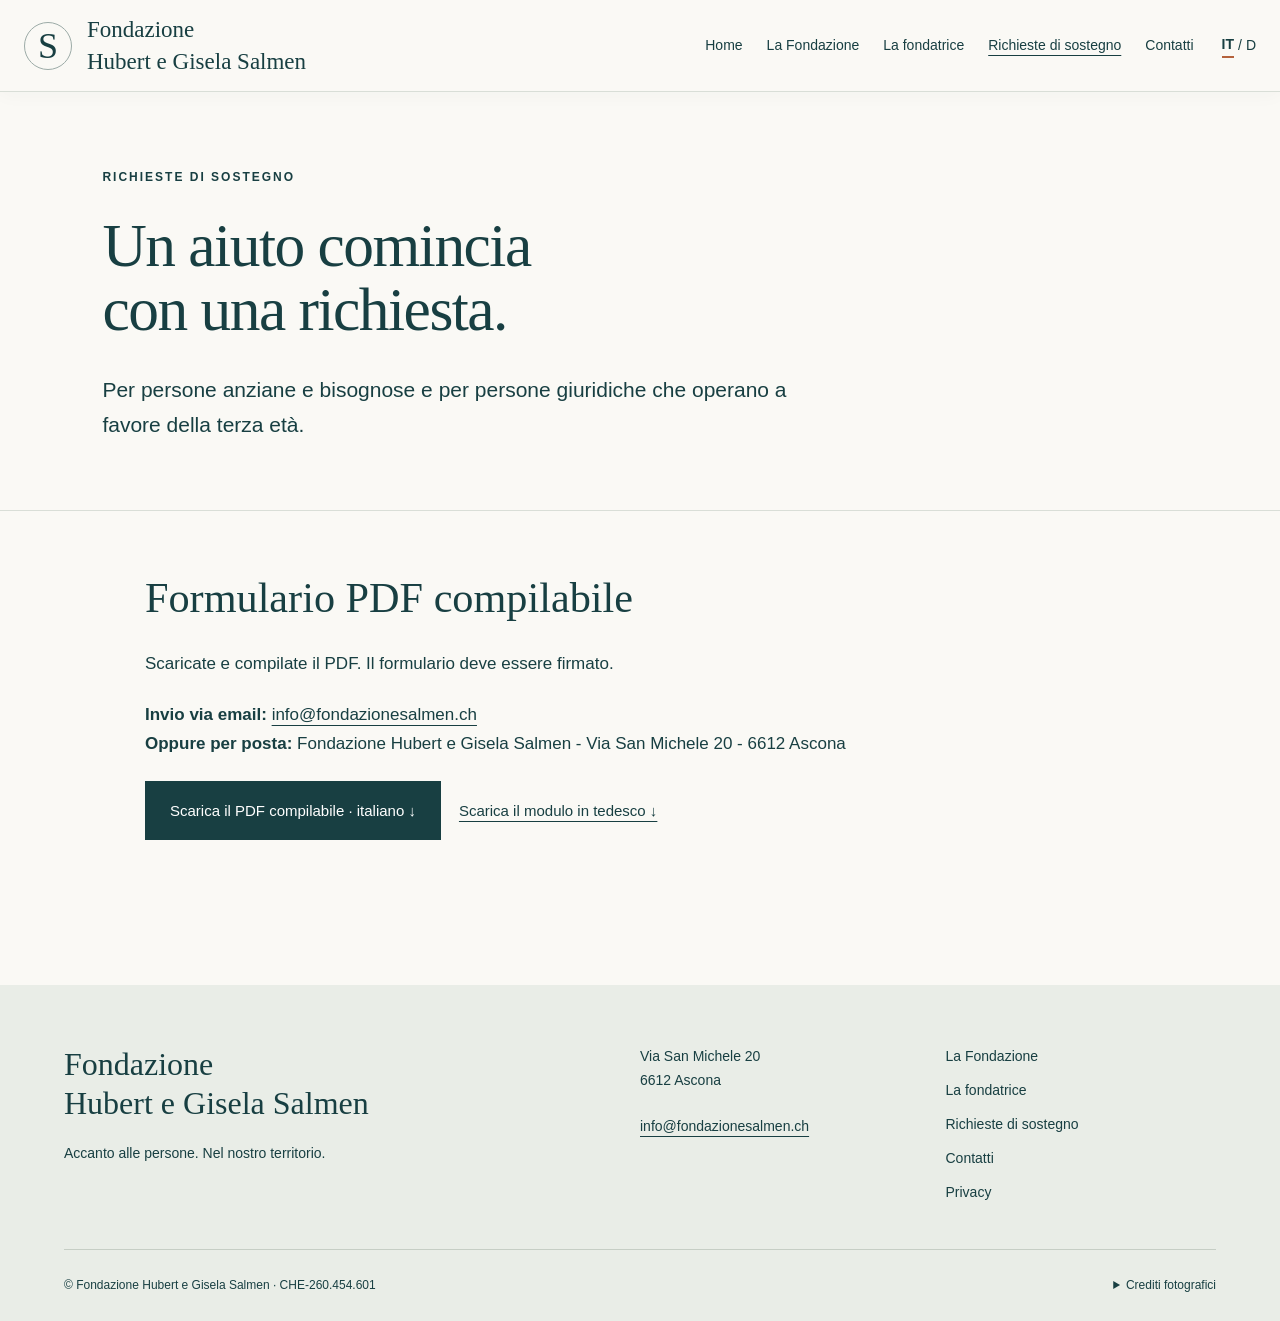
<file: sostegno.html>
<!doctype html><html lang="it"><head><meta charset="utf-8"><meta name="robots" content="noindex, nofollow, noarchive"><meta name="viewport" content="width=device-width, initial-scale=1"><title>Fondazione Hubert e Gisela Salmen — Ascona</title><meta name="description" content="Aiuti alle persone anziane e bisognose, in particolare nei distretti di Locarno e Vallemaggia."><link rel="icon" href="/assets/favicon.svg"><script src="/language.js"></script><link rel="stylesheet" href="/style.css?v=privacy-menu-1"><script src="/site-ui.js?v=3" defer></script></head><body><a class="skip" href="#main">Vai al contenuto</a><header class="site-header"><a class="brand" href="/index.html?lang=it"><span class="monogram">S</span><span class="brand-full"><span class="brand-title">Fondazione</span>Hubert e Gisela Salmen</span><span class="brand-compact">Fondazione<br>Salmen</span></a><nav id="site-navigation" aria-label="Navigazione principale"><a href="/index.html?lang=it" >Home</a><a href="/fondazione.html" >La Fondazione</a><a href="/fondatrice.html" >La fondatrice</a><a href="/sostegno.html" aria-current="page">Richieste di sostegno</a><a href="/contatti.html" >Contatti</a></nav><a class="language" href="/de/sostegno.html" lang="de" aria-label="Deutsch"><span class="active">IT</span><span> / </span><span class="">D</span></a><button class="menu-toggle" type="button" aria-controls="site-navigation" aria-expanded="false" aria-label="Menu"><span></span><span></span><span></span></button></header><main id="main"><section class="page-heading"><p class="eyebrow">RICHIESTE DI SOSTEGNO</p><h1>Un aiuto comincia<br>con una richiesta.</h1><p class="lead">Per persone anziane e bisognose e per persone giuridiche che operano a favore della terza età.</p></section><section class="article"><div class="instructions"><h2>Formulario PDF compilabile</h2><p>Scaricate e compilate il PDF. Il formulario deve essere firmato.</p><p><strong>Invio via email:</strong> <a href="mailto:info@fondazionesalmen.ch">info@fondazionesalmen.ch</a><br><strong>Oppure per posta:</strong> Fondazione Hubert e Gisela Salmen - Via San Michele 20 - 6612 Ascona</p><div class="form-downloads"><a class="button" href="/assets/formulario-richiesta-sostegno-it.pdf" download>Scarica il PDF compilabile · italiano ↓</a><a class="text-link" href="/assets/formulario-richiesta-sostegno-de.pdf" download>Scarica il modulo in tedesco ↓</a></div></div></section></main><footer><div><a class="footer-brand" href="/index.html?lang=it">Fondazione<br>Hubert e Gisela Salmen</a><p>Accanto alle persone. Nel nostro territorio.</p></div><div><p>Via San Michele 20<br>6612 Ascona</p><a href="mailto:info@fondazionesalmen.ch">info@fondazionesalmen.ch</a></div><div><a href="/fondazione.html">La Fondazione</a><a href="/fondatrice.html">La fondatrice</a><a href="/sostegno.html">Richieste di sostegno</a><a href="/contatti.html">Contatti</a><a href="/privacy.html">Privacy</a></div><div class="footer-bottom"><span>© Fondazione Hubert e Gisela Salmen · CHE-260.454.601</span><details><summary>Crediti fotografici</summary><p><a href="https://commons.wikimedia.org/wiki/File:Ascona_Panorama.jpg">Ascona Panorama</a> · BjoernEisbaer · <a href="https://creativecommons.org/licenses/by-sa/3.0/">CC BY-SA 3.0</a>. Le fotografie storiche e i ritratti di Gisela, Hubert, Elvezio Lorenzetti, Bruno Minder e Peter Münch sono stati forniti alla Fondazione. Le altre fotografie dei membri del Consiglio sono tratte dalle rispettive pagine professionali. Immagini ritagliate nella visualizzazione.</p></details></div></footer></body></html>
</file>
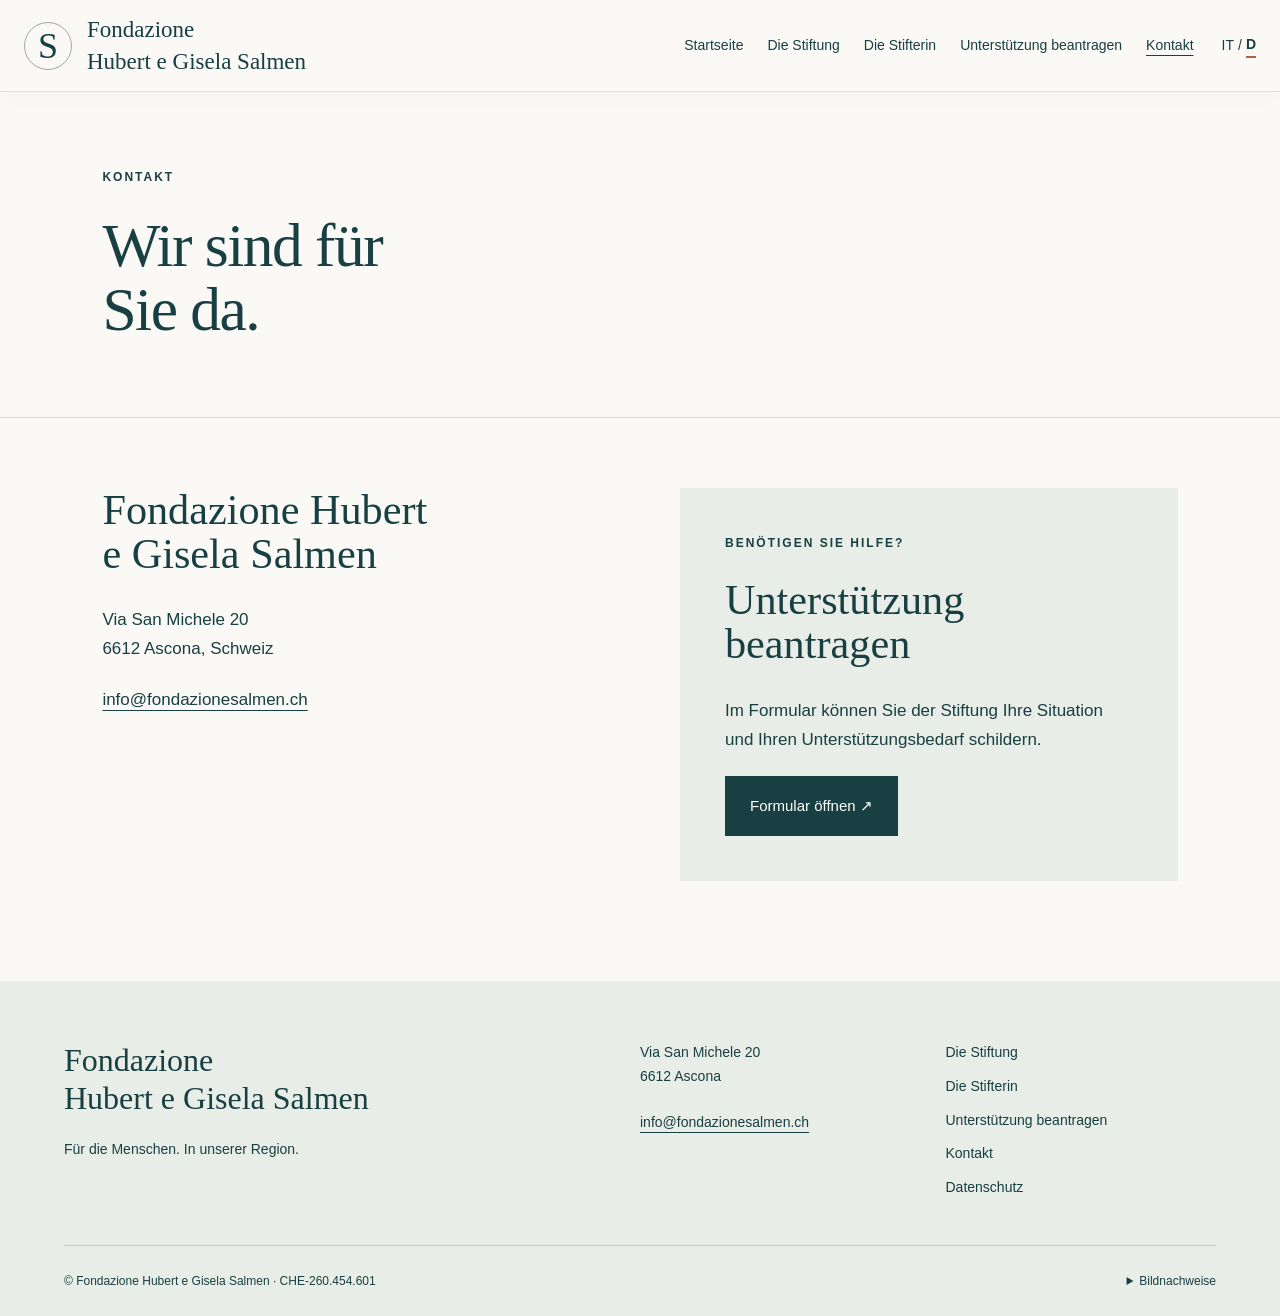
<file: de/contatti.html>
<!doctype html><html lang="de"><head><meta charset="utf-8"><meta name="robots" content="noindex, nofollow, noarchive"><meta name="viewport" content="width=device-width, initial-scale=1"><title>Stiftung Hubert e Gisela Salmen — Ascona</title><meta name="description" content="Unterstützung für ältere und bedürftige Menschen, insbesondere in den Bezirken Locarno und Vallemaggia."><link rel="icon" href="/assets/favicon.svg"><script src="/language.js"></script><link rel="stylesheet" href="/style.css?v=privacy-menu-1"><script src="/site-ui.js?v=3" defer></script></head><body><a class="skip" href="#main">Zum Inhalt</a><header class="site-header"><a class="brand" href="/de/index.html?lang=de"><span class="monogram">S</span><span class="brand-full"><span class="brand-title">Fondazione</span>Hubert e Gisela Salmen</span><span class="brand-compact">Fondazione<br>Salmen</span></a><nav id="site-navigation" aria-label="Hauptnavigation"><a href="/de/index.html?lang=de" >Startseite</a><a href="/de/fondazione.html" >Die Stiftung</a><a href="/de/fondatrice.html" >Die Stifterin</a><a href="/de/sostegno.html" >Unterstützung beantragen</a><a href="/de/contatti.html" aria-current="page">Kontakt</a></nav><a class="language" href="/contatti.html" lang="it" aria-label="Italiano"><span class="">IT</span><span> / </span><span class="active">D</span></a><button class="menu-toggle" type="button" aria-controls="site-navigation" aria-expanded="false" aria-label="Menu"><span></span><span></span><span></span></button></header><main id="main"><section class="page-heading"><p class="eyebrow">KONTAKT</p><h1>Wir sind für<br>Sie da.</h1></section><section class="contact-grid"><div><h2>Fondazione Hubert<br>e Gisela Salmen</h2><p>Via San Michele 20<br>6612 Ascona, Schweiz</p><p><a href="mailto:info@fondazionesalmen.ch">info@fondazionesalmen.ch</a></p></div><div class="contact-panel"><p class="eyebrow">BENÖTIGEN SIE HILFE?</p><h2>Unterstützung beantragen</h2><p>Im Formular können Sie der Stiftung Ihre Situation und Ihren Unterstützungsbedarf schildern.</p><a class="button" href="/de/sostegno.html">Formular öffnen ↗</a></div></section></main><footer><div><a class="footer-brand" href="/de/index.html?lang=de">Fondazione<br>Hubert e Gisela Salmen</a><p>Für die Menschen. In unserer Region.</p></div><div><p>Via San Michele 20<br>6612 Ascona</p><a href="mailto:info@fondazionesalmen.ch">info@fondazionesalmen.ch</a></div><div><a href="/de/fondazione.html">Die Stiftung</a><a href="/de/fondatrice.html">Die Stifterin</a><a href="/de/sostegno.html">Unterstützung beantragen</a><a href="/de/contatti.html">Kontakt</a><a href="/de/privacy.html">Datenschutz</a></div><div class="footer-bottom"><span>© Fondazione Hubert e Gisela Salmen · CHE-260.454.601</span><details><summary>Bildnachweise</summary><p><a href="https://commons.wikimedia.org/wiki/File:Ascona_Panorama.jpg">Ascona Panorama</a> · BjoernEisbaer · <a href="https://creativecommons.org/licenses/by-sa/3.0/">CC BY-SA 3.0</a>. Historische Fotos sowie Porträts von Gisela, Hubert, Elvezio Lorenzetti, Bruno Minder und Peter Münch wurden der Stiftung zur Verfügung gestellt. Die übrigen Fotos der Stiftungsratsmitglieder stammen von deren jeweiligen beruflichen Webseiten. Bilder im Layout beschnitten.</p></details></div></footer></body></html>
</file>
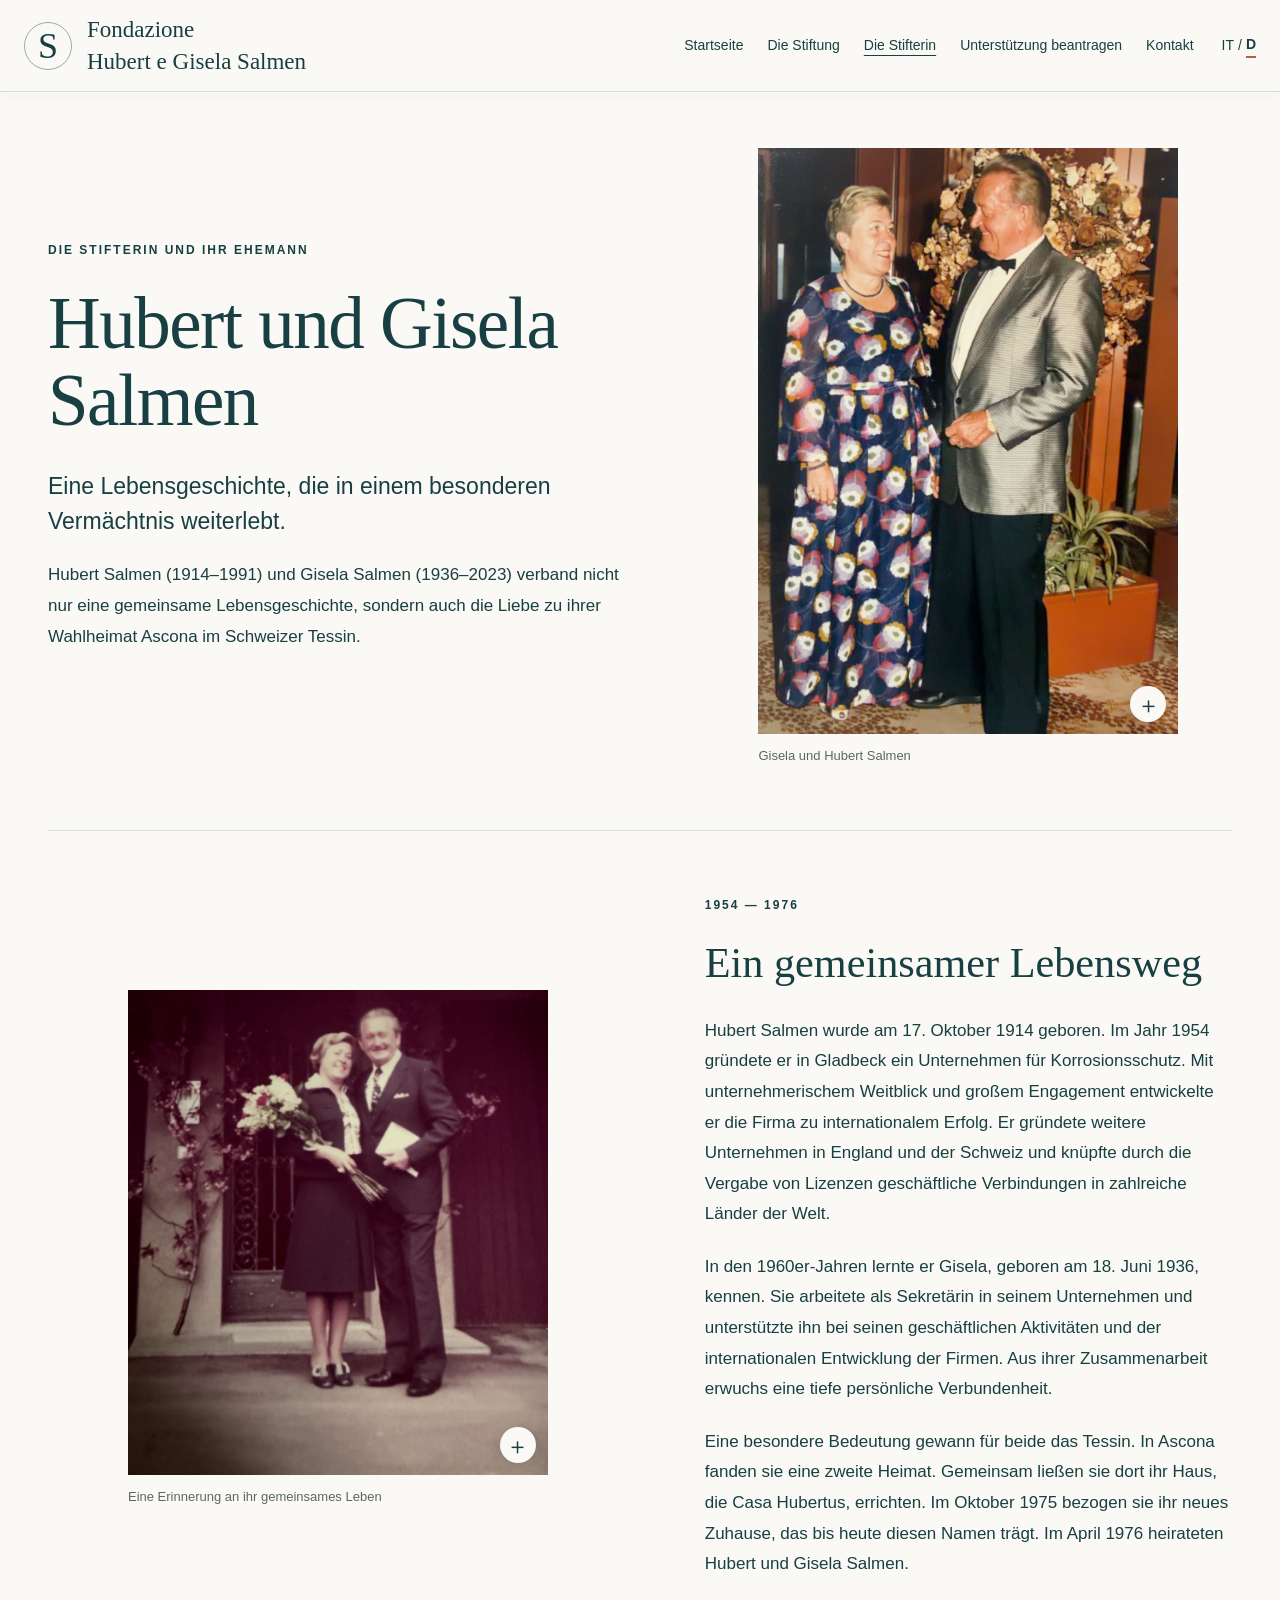
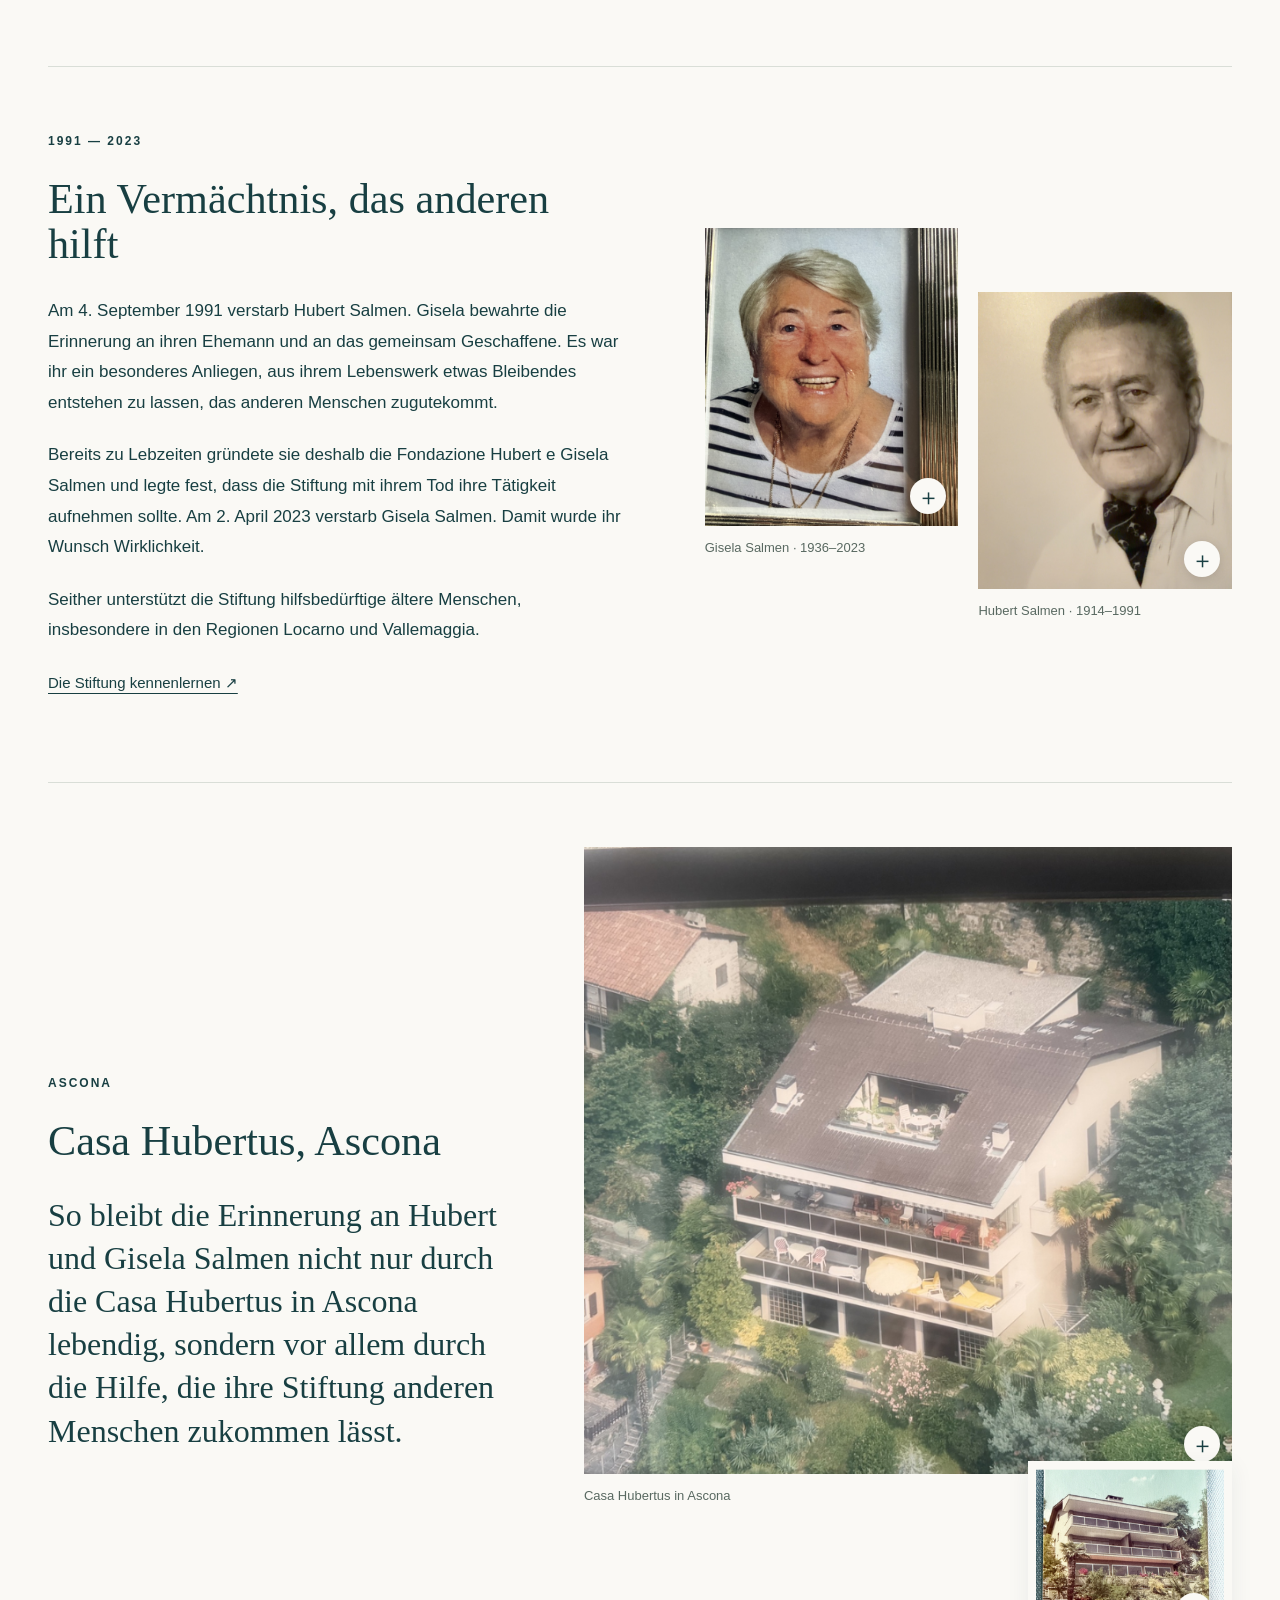
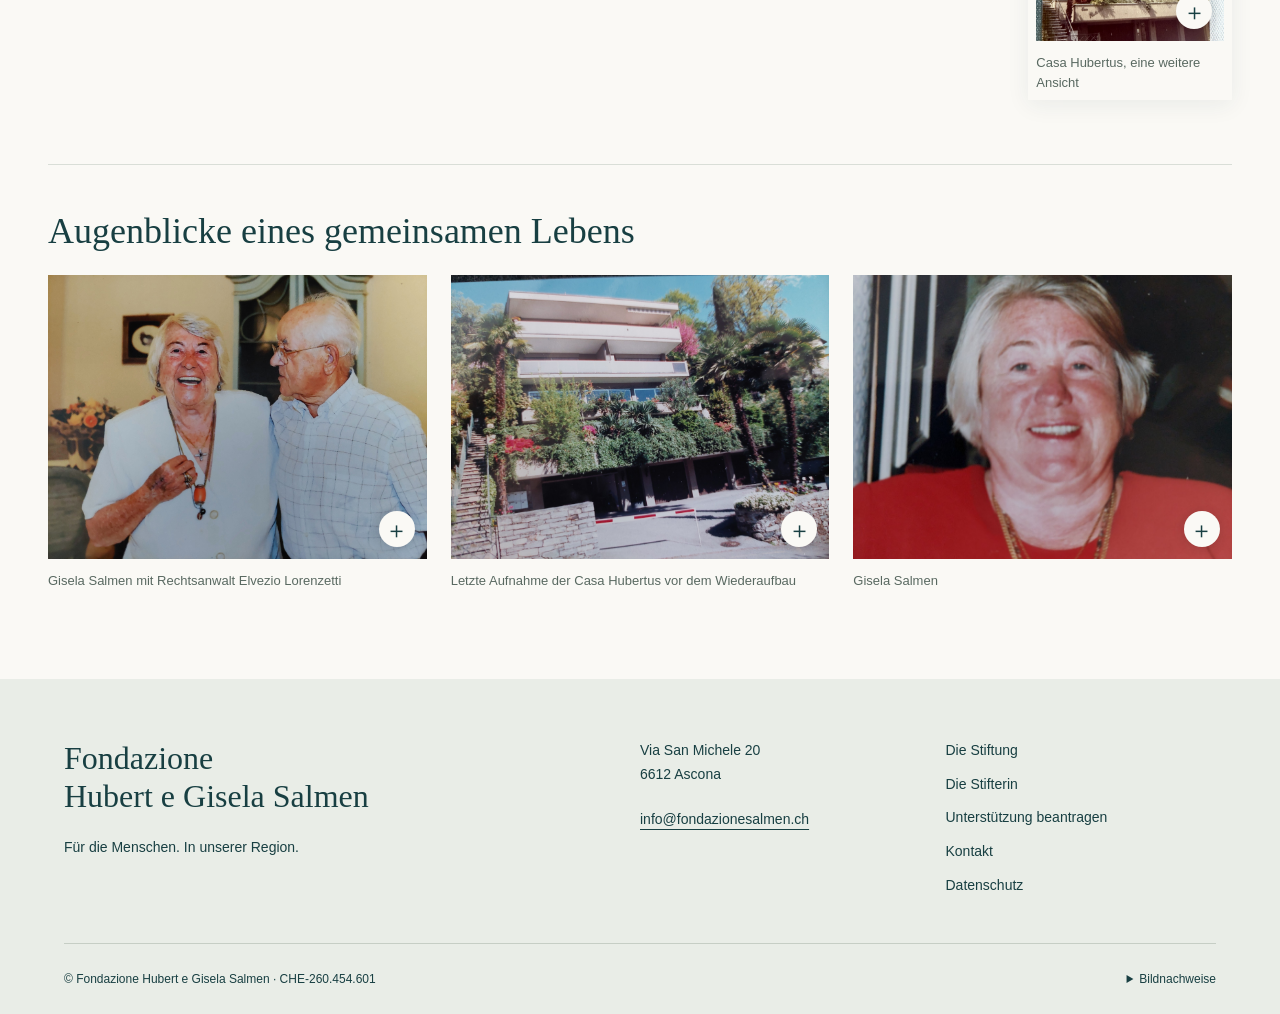
<file: de/fondatrice.html>
<!doctype html><html lang="de"><head><meta charset="utf-8"><meta name="robots" content="noindex, nofollow, noarchive"><meta name="viewport" content="width=device-width, initial-scale=1"><title>Stiftung Hubert e Gisela Salmen — Ascona</title><meta name="description" content="Unterstützung für ältere und bedürftige Menschen, insbesondere in den Bezirken Locarno und Vallemaggia."><link rel="icon" href="/assets/favicon.svg"><script src="/language.js"></script><link rel="stylesheet" href="/style.css?v=privacy-menu-1"><script src="/site-ui.js?v=3" defer></script></head><body><a class="skip" href="#main">Zum Inhalt</a><header class="site-header"><a class="brand" href="/de/index.html?lang=de"><span class="monogram">S</span><span class="brand-full"><span class="brand-title">Fondazione</span>Hubert e Gisela Salmen</span><span class="brand-compact">Fondazione<br>Salmen</span></a><nav id="site-navigation" aria-label="Hauptnavigation"><a href="/de/index.html?lang=de" >Startseite</a><a href="/de/fondazione.html" >Die Stiftung</a><a href="/de/fondatrice.html" aria-current="page">Die Stifterin</a><a href="/de/sostegno.html" >Unterstützung beantragen</a><a href="/de/contatti.html" >Kontakt</a></nav><a class="language" href="/fondatrice.html" lang="it" aria-label="Italiano"><span class="">IT</span><span> / </span><span class="active">D</span></a><button class="menu-toggle" type="button" aria-controls="site-navigation" aria-expanded="false" aria-label="Menu"><span></span><span></span><span></span></button></header><main id="main"><article class="biography">
<section class="story-row story-opening"><div class="story-copy"><p class="eyebrow">DIE STIFTERIN UND IHR EHEMANN</p><h1>Hubert und Gisela Salmen</h1><p class="lead">Eine Lebensgeschichte, die in einem besonderen Vermächtnis weiterlebt.</p><p>Hubert Salmen (1914–1991) und Gisela Salmen (1936–2023) verband nicht nur eine gemeinsame Lebensgeschichte, sondern auch die Liebe zu ihrer Wahlheimat Ascona im Schweizer Tessin.</p></div><figure><a class="photo-expand" href="/assets/storia-salmen-1.png" aria-label="Foto vergrössern: Gisela und Hubert Salmen"><img src="/assets/storia-salmen-1.png" alt="Gisela und Hubert Salmen" width="531" height="741" loading="eager"><span class="photo-hint" aria-hidden="true">＋</span></a><figcaption>Gisela und Hubert Salmen</figcaption></figure></section>
<section class="story-row story-reverse"><div class="story-copy"><p class="eyebrow">1954 — 1976</p><h2>Ein gemeinsamer Lebensweg</h2><p>Hubert Salmen wurde am 17. Oktober 1914 geboren. Im Jahr 1954 gründete er in Gladbeck ein Unternehmen für Korrosionsschutz. Mit unternehmerischem Weitblick und großem Engagement entwickelte er die Firma zu internationalem Erfolg. Er gründete weitere Unternehmen in England und der Schweiz und knüpfte durch die Vergabe von Lizenzen geschäftliche Verbindungen in zahlreiche Länder der Welt.</p><p>In den 1960er-Jahren lernte er Gisela, geboren am 18. Juni 1936, kennen. Sie arbeitete als Sekretärin in seinem Unternehmen und unterstützte ihn bei seinen geschäftlichen Aktivitäten und der internationalen Entwicklung der Firmen. Aus ihrer Zusammenarbeit erwuchs eine tiefe persönliche Verbundenheit.</p><p>Eine besondere Bedeutung gewann für beide das Tessin. In Ascona fanden sie eine zweite Heimat. Gemeinsam ließen sie dort ihr Haus, die Casa Hubertus, errichten. Im Oktober 1975 bezogen sie ihr neues Zuhause, das bis heute diesen Namen trägt. Im April 1976 heirateten Hubert und Gisela Salmen.</p></div><figure><a class="photo-expand" href="/assets/storia-salmen-2.png" aria-label="Foto vergrössern: Eine Erinnerung an ihr gemeinsames Leben"><img src="/assets/storia-salmen-2.png" alt="Eine Erinnerung an ihr gemeinsames Leben" width="490" height="565" loading="lazy"><span class="photo-hint" aria-hidden="true">＋</span></a><figcaption>Eine Erinnerung an ihr gemeinsames Leben</figcaption></figure></section>
<section class="story-row"><div class="story-copy"><p class="eyebrow">1991 — 2023</p><h2>Ein Vermächtnis, das anderen hilft</h2><p>Am 4. September 1991 verstarb Hubert Salmen. Gisela bewahrte die Erinnerung an ihren Ehemann und an das gemeinsam Geschaffene. Es war ihr ein besonderes Anliegen, aus ihrem Lebenswerk etwas Bleibendes entstehen zu lassen, das anderen Menschen zugutekommt.</p><p>Bereits zu Lebzeiten gründete sie deshalb die Fondazione Hubert e Gisela Salmen und legte fest, dass die Stiftung mit ihrem Tod ihre Tätigkeit aufnehmen sollte. Am 2. April 2023 verstarb Gisela Salmen. Damit wurde ihr Wunsch Wirklichkeit.</p><p>Seither unterstützt die Stiftung hilfsbedürftige ältere Menschen, insbesondere in den Regionen Locarno und Vallemaggia.</p><p><a class="text-link" href="/de/fondazione.html">Die Stiftung kennenlernen ↗</a></p></div><div class="story-portraits"><figure><a class="photo-expand" href="/assets/storia-salmen-3.png" aria-label="Foto vergrössern: Gisela Salmen · 1936–2023"><img src="/assets/storia-salmen-3.png" alt="Gisela Salmen · 1936–2023" width="331" height="388" loading="lazy"><span class="photo-hint" aria-hidden="true">＋</span></a><figcaption>Gisela Salmen · 1936–2023</figcaption></figure><figure><a class="photo-expand" href="/assets/storia-salmen-4.png" aria-label="Foto vergrössern: Hubert Salmen · 1914–1991"><img src="/assets/storia-salmen-4.png" alt="Hubert Salmen · 1914–1991" width="332" height="388" loading="lazy"><span class="photo-hint" aria-hidden="true">＋</span></a><figcaption>Hubert Salmen · 1914–1991</figcaption></figure></div></section>
<section class="story-row story-house"><div class="story-copy"><p class="eyebrow">ASCONA</p><h2>Casa Hubertus, Ascona</h2><p class="story-closing">So bleibt die Erinnerung an Hubert und Gisela Salmen nicht nur durch die Casa Hubertus in Ascona lebendig, sondern vor allem durch die Hilfe, die ihre Stiftung anderen Menschen zukommen lässt.</p></div><div class="story-houses"><figure><a class="photo-expand" href="/assets/storia-salmen-5.png" aria-label="Foto vergrössern: Casa Hubertus in Ascona"><img src="/assets/storia-salmen-5.png" alt="Casa Hubertus in Ascona" width="737" height="713" loading="lazy"><span class="photo-hint" aria-hidden="true">＋</span></a><figcaption>Casa Hubertus in Ascona</figcaption></figure><figure><a class="photo-expand" href="/assets/storia-salmen-6.png" aria-label="Foto vergrössern: Casa Hubertus, eine weitere Ansicht"><img src="/assets/storia-salmen-6.png" alt="Casa Hubertus, eine weitere Ansicht" width="305" height="281" loading="lazy"><span class="photo-hint" aria-hidden="true">＋</span></a><figcaption>Casa Hubertus, eine weitere Ansicht</figcaption></figure></div></section>
<section class="story-memory"><h2>Augenblicke eines gemeinsamen Lebens</h2><div class="story-memory-grid"><figure><a class="photo-expand" href="/assets/gisela-salmen-elvezio-lorenzetti.jpg" aria-label="Foto vergrössern: Gisela Salmen mit Rechtsanwalt Elvezio Lorenzetti"><img src="/assets/gisela-salmen-elvezio-lorenzetti.jpg" alt="Gisela Salmen mit Rechtsanwalt Elvezio Lorenzetti" width="4624" height="3468" loading="lazy"><span class="photo-hint" aria-hidden="true">＋</span></a><figcaption>Gisela Salmen mit Rechtsanwalt Elvezio Lorenzetti</figcaption></figure><figure><a class="photo-expand" href="/assets/casa-hubertus-prima-ricostruzione.jpg" aria-label="Foto vergrössern: Letzte Aufnahme der Casa Hubertus vor dem Wiederaufbau"><img src="/assets/casa-hubertus-prima-ricostruzione.jpg" alt="Letzte Aufnahme der Casa Hubertus vor dem Wiederaufbau" width="4624" height="3468" loading="lazy"><span class="photo-hint" aria-hidden="true">＋</span></a><figcaption>Letzte Aufnahme der Casa Hubertus vor dem Wiederaufbau</figcaption></figure><figure><a class="photo-expand" href="/assets/gisela-salmen-ritratto.jpg" aria-label="Foto vergrössern: Gisela Salmen"><img src="/assets/gisela-salmen-ritratto.jpg" alt="Gisela Salmen" width="1650" height="2200" loading="lazy"><span class="photo-hint" aria-hidden="true">＋</span></a><figcaption>Gisela Salmen</figcaption></figure></div></section>
</article></main><footer><div><a class="footer-brand" href="/de/index.html?lang=de">Fondazione<br>Hubert e Gisela Salmen</a><p>Für die Menschen. In unserer Region.</p></div><div><p>Via San Michele 20<br>6612 Ascona</p><a href="mailto:info@fondazionesalmen.ch">info@fondazionesalmen.ch</a></div><div><a href="/de/fondazione.html">Die Stiftung</a><a href="/de/fondatrice.html">Die Stifterin</a><a href="/de/sostegno.html">Unterstützung beantragen</a><a href="/de/contatti.html">Kontakt</a><a href="/de/privacy.html">Datenschutz</a></div><div class="footer-bottom"><span>© Fondazione Hubert e Gisela Salmen · CHE-260.454.601</span><details><summary>Bildnachweise</summary><p><a href="https://commons.wikimedia.org/wiki/File:Ascona_Panorama.jpg">Ascona Panorama</a> · BjoernEisbaer · <a href="https://creativecommons.org/licenses/by-sa/3.0/">CC BY-SA 3.0</a>. Historische Fotos sowie Porträts von Gisela, Hubert, Elvezio Lorenzetti, Bruno Minder und Peter Münch wurden der Stiftung zur Verfügung gestellt. Die übrigen Fotos der Stiftungsratsmitglieder stammen von deren jeweiligen beruflichen Webseiten. Bilder im Layout beschnitten.</p></details></div></footer></body></html>
</file>
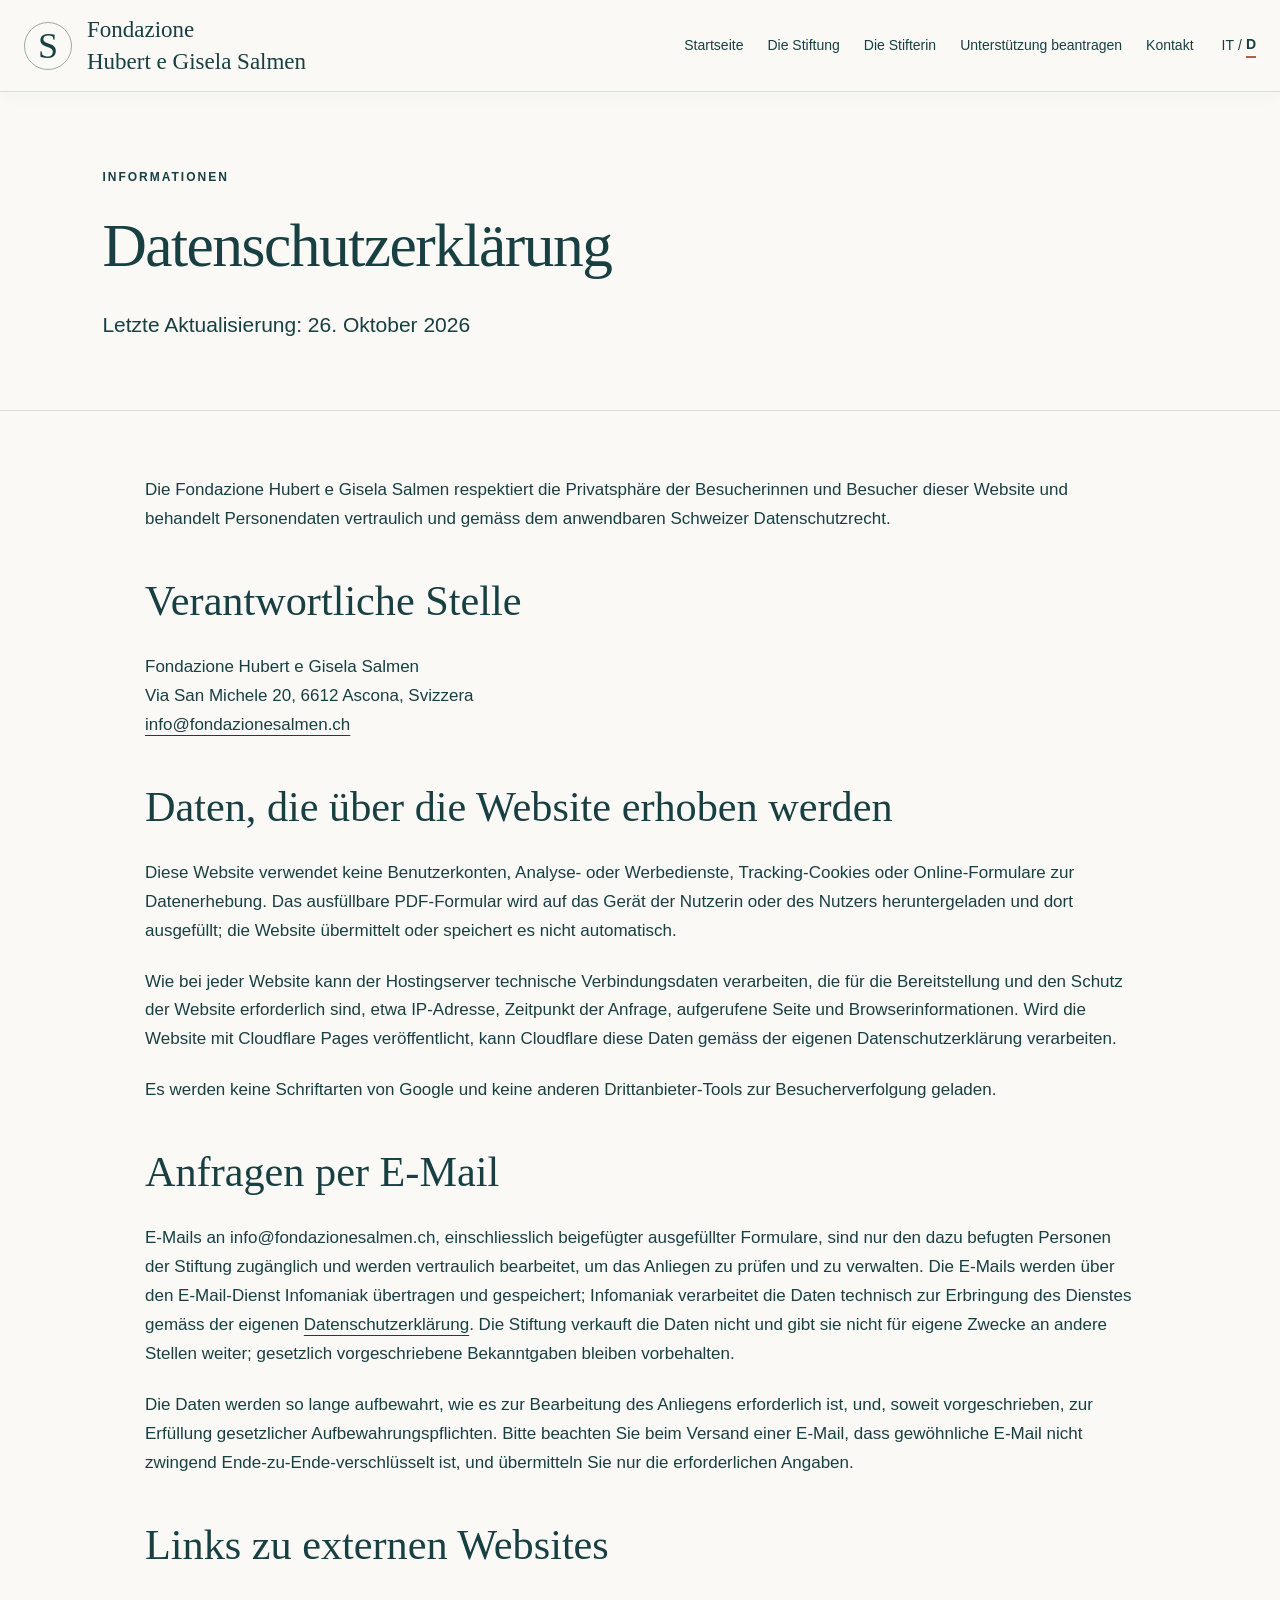
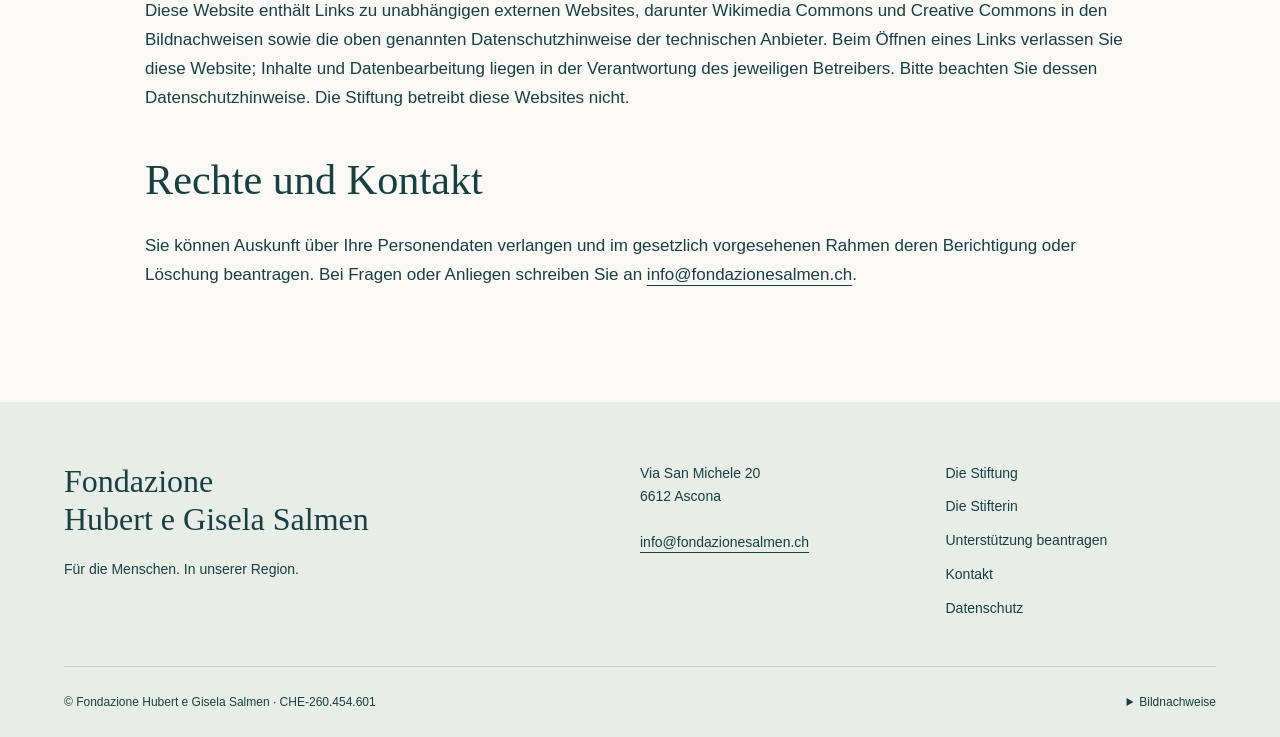
<file: de/privacy.html>
<!doctype html><html lang="de"><head><meta charset="utf-8"><meta name="robots" content="noindex, nofollow, noarchive"><meta name="viewport" content="width=device-width, initial-scale=1"><title>Datenschutzerklärung</title><meta name="description" content="Unterstützung für ältere und bedürftige Menschen, insbesondere in den Bezirken Locarno und Vallemaggia."><link rel="icon" href="/assets/favicon.svg"><script src="/language.js"></script><link rel="stylesheet" href="/style.css?v=privacy-menu-1"><script src="/site-ui.js?v=3" defer></script></head><body><a class="skip" href="#main">Zum Inhalt</a><header class="site-header"><a class="brand" href="/de/index.html?lang=de"><span class="monogram">S</span><span class="brand-full"><span class="brand-title">Fondazione</span>Hubert e Gisela Salmen</span><span class="brand-compact">Fondazione<br>Salmen</span></a><nav id="site-navigation" aria-label="Hauptnavigation"><a href="/de/index.html?lang=de" >Startseite</a><a href="/de/fondazione.html" >Die Stiftung</a><a href="/de/fondatrice.html" >Die Stifterin</a><a href="/de/sostegno.html" >Unterstützung beantragen</a><a href="/de/contatti.html" >Kontakt</a></nav><a class="language" href="/privacy.html" lang="it" aria-label="Italiano"><span class="">IT</span><span> / </span><span class="active">D</span></a><button class="menu-toggle" type="button" aria-controls="site-navigation" aria-expanded="false" aria-label="Menu"><span></span><span></span><span></span></button></header><main id="main"><section class="page-heading"><p class="eyebrow">INFORMATIONEN</p><h1>Datenschutzerklärung</h1><p class="lead">Letzte Aktualisierung: 26. Oktober 2026</p></section><article class="article privacy"><p>Die Fondazione Hubert e Gisela Salmen respektiert die Privatsphäre der Besucherinnen und Besucher dieser Website und behandelt Personendaten vertraulich und gemäss dem anwendbaren Schweizer Datenschutzrecht.</p><h2>Verantwortliche Stelle</h2><p>Fondazione Hubert e Gisela Salmen<br>Via San Michele 20, 6612 Ascona, Svizzera<br><a href="mailto:info@fondazionesalmen.ch">info@fondazionesalmen.ch</a></p><h2>Daten, die über die Website erhoben werden</h2><p>Diese Website verwendet keine Benutzerkonten, Analyse- oder Werbedienste, Tracking-Cookies oder Online-Formulare zur Datenerhebung. Das ausfüllbare PDF-Formular wird auf das Gerät der Nutzerin oder des Nutzers heruntergeladen und dort ausgefüllt; die Website übermittelt oder speichert es nicht automatisch.</p><p>Wie bei jeder Website kann der Hostingserver technische Verbindungsdaten verarbeiten, die für die Bereitstellung und den Schutz der Website erforderlich sind, etwa IP-Adresse, Zeitpunkt der Anfrage, aufgerufene Seite und Browserinformationen. Wird die Website mit Cloudflare Pages veröffentlicht, kann Cloudflare diese Daten gemäss der eigenen Datenschutzerklärung verarbeiten.</p><p>Es werden keine Schriftarten von Google und keine anderen Drittanbieter-Tools zur Besucherverfolgung geladen.</p><h2>Anfragen per E-Mail</h2><p>E-Mails an info@fondazionesalmen.ch, einschliesslich beigefügter ausgefüllter Formulare, sind nur den dazu befugten Personen der Stiftung zugänglich und werden vertraulich bearbeitet, um das Anliegen zu prüfen und zu verwalten. Die E-Mails werden über den E-Mail-Dienst Infomaniak übertragen und gespeichert; Infomaniak verarbeitet die Daten technisch zur Erbringung des Dienstes gemäss der eigenen <a href="https://www.infomaniak.com/en/legal/confidentiality-policy" target="_blank" rel="noopener noreferrer">Datenschutzerklärung</a>. Die Stiftung verkauft die Daten nicht und gibt sie nicht für eigene Zwecke an andere Stellen weiter; gesetzlich vorgeschriebene Bekanntgaben bleiben vorbehalten.</p><p>Die Daten werden so lange aufbewahrt, wie es zur Bearbeitung des Anliegens erforderlich ist, und, soweit vorgeschrieben, zur Erfüllung gesetzlicher Aufbewahrungspflichten. Bitte beachten Sie beim Versand einer E-Mail, dass gewöhnliche E-Mail nicht zwingend Ende-zu-Ende-verschlüsselt ist, und übermitteln Sie nur die erforderlichen Angaben.</p><h2>Links zu externen Websites</h2><p>Diese Website enthält Links zu unabhängigen externen Websites, darunter Wikimedia Commons und Creative Commons in den Bildnachweisen sowie die oben genannten Datenschutzhinweise der technischen Anbieter. Beim Öffnen eines Links verlassen Sie diese Website; Inhalte und Datenbearbeitung liegen in der Verantwortung des jeweiligen Betreibers. Bitte beachten Sie dessen Datenschutzhinweise. Die Stiftung betreibt diese Websites nicht.</p><h2>Rechte und Kontakt</h2><p>Sie können Auskunft über Ihre Personendaten verlangen und im gesetzlich vorgesehenen Rahmen deren Berichtigung oder Löschung beantragen. Bei Fragen oder Anliegen schreiben Sie an <a href="mailto:info@fondazionesalmen.ch">info@fondazionesalmen.ch</a>.</p></article></main><footer><div><a class="footer-brand" href="/de/index.html?lang=de">Fondazione<br>Hubert e Gisela Salmen</a><p>Für die Menschen. In unserer Region.</p></div><div><p>Via San Michele 20<br>6612 Ascona</p><a href="mailto:info@fondazionesalmen.ch">info@fondazionesalmen.ch</a></div><div><a href="/de/fondazione.html">Die Stiftung</a><a href="/de/fondatrice.html">Die Stifterin</a><a href="/de/sostegno.html">Unterstützung beantragen</a><a href="/de/contatti.html">Kontakt</a><a href="/de/privacy.html">Datenschutz</a></div><div class="footer-bottom"><span>© Fondazione Hubert e Gisela Salmen · CHE-260.454.601</span><details><summary>Bildnachweise</summary><p><a href="https://commons.wikimedia.org/wiki/File:Ascona_Panorama.jpg">Ascona Panorama</a> · BjoernEisbaer · <a href="https://creativecommons.org/licenses/by-sa/3.0/">CC BY-SA 3.0</a>. Historische Fotos sowie Porträts von Gisela, Hubert, Elvezio Lorenzetti, Bruno Minder und Peter Münch wurden der Stiftung zur Verfügung gestellt. Die übrigen Fotos der Stiftungsratsmitglieder stammen von deren jeweiligen beruflichen Webseiten. Bilder im Layout beschnitten.</p></details></div></footer></body></html>
</file>
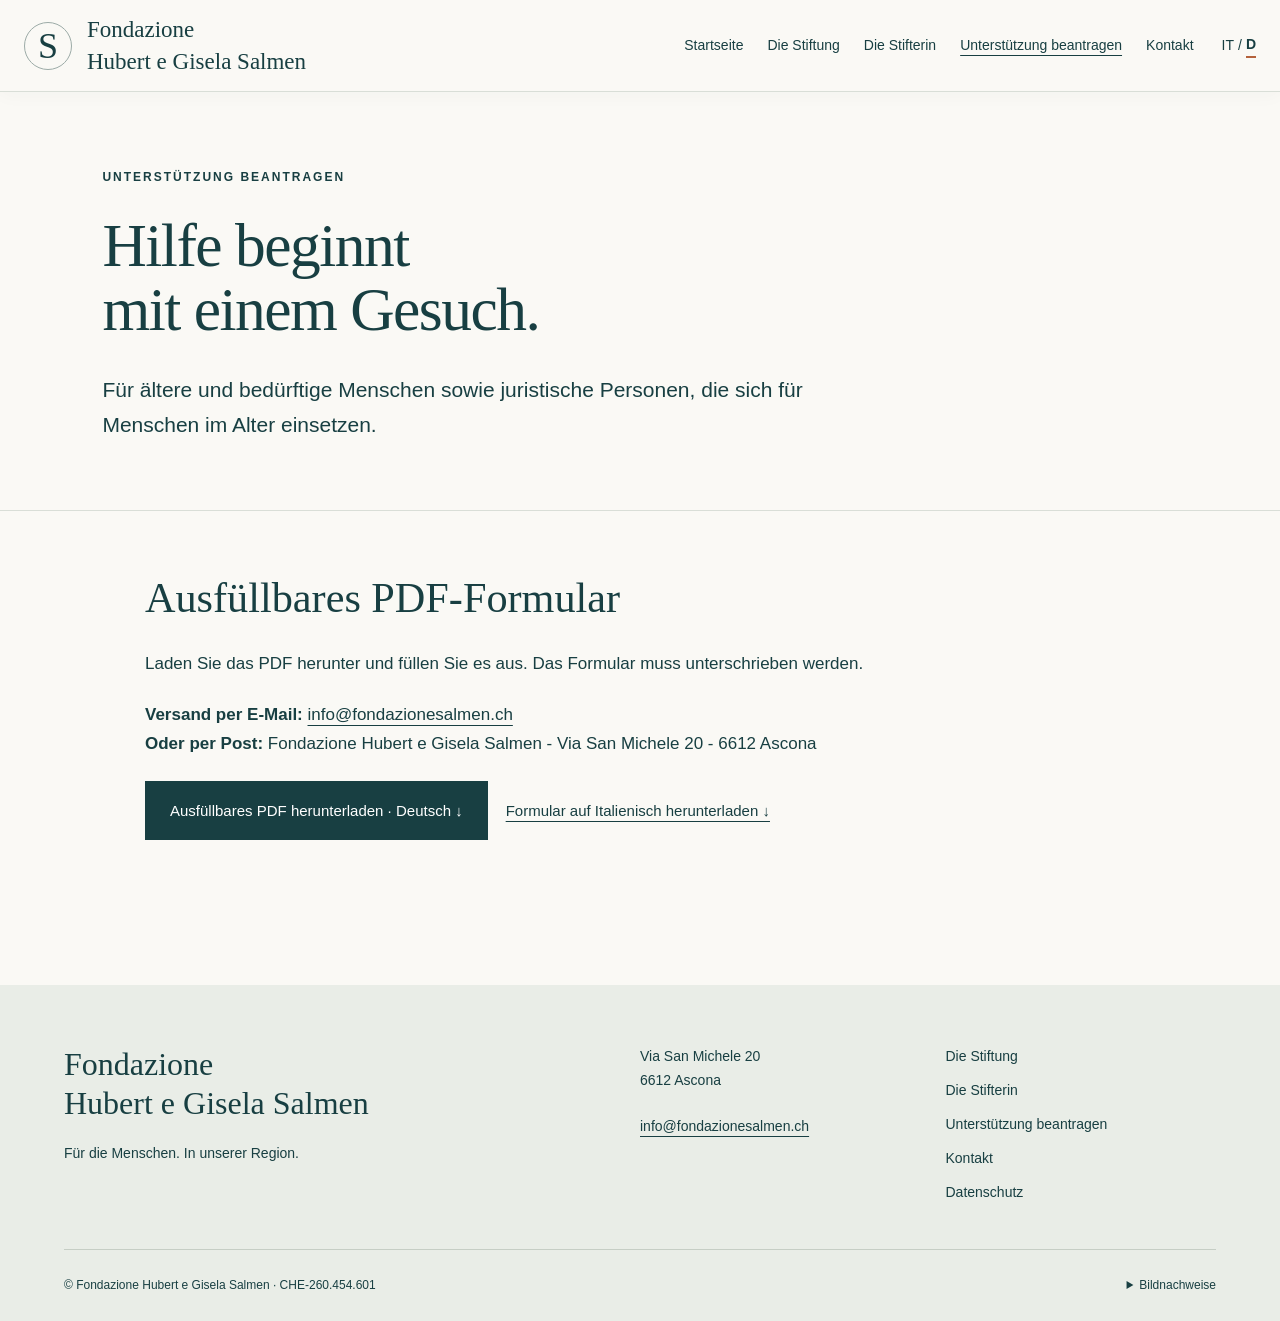
<file: de/sostegno.html>
<!doctype html><html lang="de"><head><meta charset="utf-8"><meta name="robots" content="noindex, nofollow, noarchive"><meta name="viewport" content="width=device-width, initial-scale=1"><title>Stiftung Hubert e Gisela Salmen — Ascona</title><meta name="description" content="Unterstützung für ältere und bedürftige Menschen, insbesondere in den Bezirken Locarno und Vallemaggia."><link rel="icon" href="/assets/favicon.svg"><script src="/language.js"></script><link rel="stylesheet" href="/style.css?v=privacy-menu-1"><script src="/site-ui.js?v=3" defer></script></head><body><a class="skip" href="#main">Zum Inhalt</a><header class="site-header"><a class="brand" href="/de/index.html?lang=de"><span class="monogram">S</span><span class="brand-full"><span class="brand-title">Fondazione</span>Hubert e Gisela Salmen</span><span class="brand-compact">Fondazione<br>Salmen</span></a><nav id="site-navigation" aria-label="Hauptnavigation"><a href="/de/index.html?lang=de" >Startseite</a><a href="/de/fondazione.html" >Die Stiftung</a><a href="/de/fondatrice.html" >Die Stifterin</a><a href="/de/sostegno.html" aria-current="page">Unterstützung beantragen</a><a href="/de/contatti.html" >Kontakt</a></nav><a class="language" href="/sostegno.html" lang="it" aria-label="Italiano"><span class="">IT</span><span> / </span><span class="active">D</span></a><button class="menu-toggle" type="button" aria-controls="site-navigation" aria-expanded="false" aria-label="Menu"><span></span><span></span><span></span></button></header><main id="main"><section class="page-heading"><p class="eyebrow">UNTERSTÜTZUNG BEANTRAGEN</p><h1>Hilfe beginnt<br>mit einem Gesuch.</h1><p class="lead">Für ältere und bedürftige Menschen sowie juristische Personen, die sich für Menschen im Alter einsetzen.</p></section><section class="article"><div class="instructions"><h2>Ausfüllbares PDF-Formular</h2><p>Laden Sie das PDF herunter und füllen Sie es aus. Das Formular muss unterschrieben werden.</p><p><strong>Versand per E-Mail:</strong> <a href="mailto:info@fondazionesalmen.ch">info@fondazionesalmen.ch</a><br><strong>Oder per Post:</strong> Fondazione Hubert e Gisela Salmen - Via San Michele 20 - 6612 Ascona</p><div class="form-downloads"><a class="button" href="/assets/formulario-richiesta-sostegno-de.pdf" download>Ausfüllbares PDF herunterladen · Deutsch ↓</a><a class="text-link" href="/assets/formulario-richiesta-sostegno-it.pdf" download>Formular auf Italienisch herunterladen ↓</a></div></div></section></main><footer><div><a class="footer-brand" href="/de/index.html?lang=de">Fondazione<br>Hubert e Gisela Salmen</a><p>Für die Menschen. In unserer Region.</p></div><div><p>Via San Michele 20<br>6612 Ascona</p><a href="mailto:info@fondazionesalmen.ch">info@fondazionesalmen.ch</a></div><div><a href="/de/fondazione.html">Die Stiftung</a><a href="/de/fondatrice.html">Die Stifterin</a><a href="/de/sostegno.html">Unterstützung beantragen</a><a href="/de/contatti.html">Kontakt</a><a href="/de/privacy.html">Datenschutz</a></div><div class="footer-bottom"><span>© Fondazione Hubert e Gisela Salmen · CHE-260.454.601</span><details><summary>Bildnachweise</summary><p><a href="https://commons.wikimedia.org/wiki/File:Ascona_Panorama.jpg">Ascona Panorama</a> · BjoernEisbaer · <a href="https://creativecommons.org/licenses/by-sa/3.0/">CC BY-SA 3.0</a>. Historische Fotos sowie Porträts von Gisela, Hubert, Elvezio Lorenzetti, Bruno Minder und Peter Münch wurden der Stiftung zur Verfügung gestellt. Die übrigen Fotos der Stiftungsratsmitglieder stammen von deren jeweiligen beruflichen Webseiten. Bilder im Layout beschnitten.</p></details></div></footer></body></html>
</file>
<file: style.css>
:root{--ink:#183f42;--paper:#faf9f5;--accent:#b4623c;--line:#d9ded7}*{box-sizing:border-box}body{margin:0;background:var(--paper);color:var(--ink);font-family:'DM Sans',Arial,sans-serif;font-size:17px;line-height:1.7}a{color:inherit;text-underline-offset:5px}header{min-height:116px;padding:24px 5%;display:flex;gap:32px;align-items:center;border-bottom:1px solid var(--line)}.brand{display:flex;align-items:center;gap:15px;text-decoration:none;font-family:'Libre Caslon Display',Georgia,serif;font-size:26px;line-height:1.2}.brand small{display:block;font-family:'DM Sans',sans-serif;font-size:10px;letter-spacing:3px;margin-bottom:6px}.monogram{font-size:47px;border:1px solid #9baaa6;border-radius:50%;width:60px;height:60px;text-align:center;line-height:58px}nav{display:flex;gap:26px;margin-left:auto}nav a{font-size:14px;text-decoration:none}nav a:hover,nav a[aria-current]{text-decoration:underline}.language{white-space:nowrap;font-size:14px;text-decoration:none}.language .active{font-weight:700;border-bottom:2px solid var(--accent)}.hero{display:grid;grid-template-columns:1fr 1fr;min-height:660px}.hero-copy{padding:80px 10% 65px}.eyebrow{font-size:12px;font-weight:600;letter-spacing:2px;margin:0 0 25px}h1,h2{font-family:'Libre Caslon Display',Georgia,serif;font-weight:400;line-height:1.05;margin:0 0 30px}h1{font-size:clamp(48px,4.8vw,78px);letter-spacing:-1.5px}h2{font-size:clamp(36px,3.3vw,52px)}h3{font-size:19px;font-weight:500}p{margin:0 0 22px}.hero-copy>p:not(.eyebrow){max-width:440px}.button{display:inline-flex;justify-content:space-between;gap:30px;align-items:center;background:var(--ink);color:white;padding:17px 25px;text-decoration:none;border:0;font:inherit;font-size:15px;cursor:pointer}.button:hover{background:#286064}.text-link{display:block;font-size:15px;margin-top:23px}.hero figure{margin:0;position:relative;min-height:540px}.hero img{width:100%;height:100%;position:absolute;object-fit:cover}.hero figcaption{position:absolute;bottom:25px;left:30px;color:white;font-size:11px;letter-spacing:2px;background:#183f42bd;padding:5px 10px}.intro{padding:90px 8%;display:grid;grid-template-columns:1fr 1fr;gap:15px 75px}.intro .eyebrow{grid-column:1/-1}.band{margin:0 5% 90px;padding:55px 6%;background:var(--ink);color:white;display:flex;align-items:center;justify-content:space-between;gap:30px}.band h2{font-size:44px}.band p:last-child{margin:0}.light{background:var(--paper);color:var(--ink);white-space:nowrap}.page-heading{padding:75px 8% 45px;border-bottom:1px solid var(--line)}.lead{font-size:21px;max-width:730px}.article{max-width:1060px;margin:auto;padding:65px 35px 90px}.article>h2{margin-top:45px}.facts{display:grid;grid-template-columns:1fr 1fr;gap:45px;padding:40px 0;margin:25px 0;border-top:1px solid var(--line);border-bottom:1px solid var(--line)}.facts strong{font-size:30px;font-weight:400}.members{display:grid;grid-template-columns:repeat(3,1fr);gap:32px;margin:40px 0}.member h3{margin:16px 0 0}.member p{font-size:14px}.initials{display:flex;width:80px;height:80px;border-radius:50%;background:#e6ebe5;align-items:center;justify-content:center;font-family:Georgia,serif;font-size:25px;color:#526762}.note{font-size:14px;color:#596961}.founder{padding:80px 8%;display:grid;grid-template-columns:1fr 1fr;gap:80px}.founder figure{margin:0}.founder img{width:100%;height:600px;object-fit:cover}.founder figcaption{font-size:13px;margin-top:12px}.contact-grid{display:grid;grid-template-columns:1fr 1fr;gap:80px;padding:70px 8% 100px}.contact-panel{padding:45px;background:#e8ede7}.instructions{margin-bottom:55px}form{border-top:1px solid var(--line);padding-top:40px}form h2{font-size:38px}label{display:block;font-size:15px;font-weight:500;margin:22px 0 8px}input,textarea{width:100%;border:1px solid #99aba3;background:white;padding:13px;color:var(--ink);font:inherit;border-radius:0}textarea{resize:vertical}.field-grid{display:grid;grid-template-columns:1fr 1fr;gap:0 24px}fieldset{border:0;padding:20px 0;margin:20px 0}legend{font-size:24px}.signature{height:57px;border-bottom:1px solid #99aba3}.council{margin:35px 0;padding:20px;border:1px solid var(--line)}summary{cursor:pointer}footer{padding:60px 5% 25px;background:#e9ede7;display:grid;grid-template-columns:2fr 1fr 1fr;gap:35px;font-size:14px}.footer-brand{font-family:'Libre Caslon Display',Georgia,serif;font-size:32px;text-decoration:none;line-height:1.2;display:block;margin-bottom:20px}footer>div:nth-child(3)>a{display:block;margin-bottom:10px;text-decoration:none}.footer-bottom{grid-column:1/-1;border-top:1px solid #c6cec5;padding-top:25px;display:flex;justify-content:space-between;gap:30px;font-size:12px}.footer-bottom details{max-width:450px}.skip{position:absolute;top:-100px}.skip:focus{top:0;background:white;z-index:3;padding:12px}:focus-visible{outline:3px solid var(--accent);outline-offset:5px}@media(max-width:1100px){header{flex-wrap:wrap;gap:18px}nav{order:3;width:100%;justify-content:center}.language{margin-left:auto}.hero-copy{padding:65px 9%}.band{align-items:flex-start;flex-direction:column}}@media(max-width:700px){body{font-size:16px}header{padding:20px 6%}.brand{font-size:21px}.monogram{width:45px;height:45px;line-height:43px;font-size:34px}nav{gap:10px 20px;flex-wrap:wrap;justify-content:flex-start}nav a{font-size:14px}.hero,.intro,.founder,.contact-grid{grid-template-columns:1fr}.hero-copy{padding:50px 7%}.hero figure{min-height:390px}.intro{padding:55px 7%;gap:10px}.band{margin-bottom:50px;padding:35px 7%}.page-heading{padding:50px 7% 25px}.article{padding:35px 7% 55px}.facts{grid-template-columns:1fr;gap:20px}.members{grid-template-columns:1fr 1fr;gap:20px}.founder{padding:50px 7%;gap:30px}.founder img{height:430px}.contact-grid{padding:45px 7%;gap:25px}.contact-panel{padding:30px}.field-grid{grid-template-columns:1fr}footer{grid-template-columns:1fr 1fr;padding:40px 7%}footer>div:first-child{grid-column:1/-1}.footer-bottom{flex-direction:column;gap:12px}h1{font-size:53px}.button{max-width:100%}}@media print{body{background:white;color:black;font:11pt Arial;line-height:1.4}header,footer,.page-heading,.instructions,.no-print,.skip{display:none!important}.article{padding:0;max-width:none}form{border:0;padding:0}form h2{font-size:23pt}label{margin-top:12px}input,textarea{color:black;padding:7px;border:1px solid #999;font-size:11pt}textarea{resize:none;min-height:70px;height:auto}fieldset,.field-grid>div,.council{break-inside:avoid}.council{margin:20px 0}h2,legend{break-after:avoid}.signature{height:35px}@page{margin:16mm}}

.portrait-frame,.member .initials{display:flex;width:min(160px,100%);height:auto;aspect-ratio:1/1;border-radius:50%;overflow:hidden;position:relative;flex-shrink:0}
.portrait-frame .member-photo{display:block;position:absolute;inset:0;width:100%;height:100%;max-width:none;object-fit:cover;object-position:center 22%}
.member .initials{font-size:36px}

/* Compact, touch-friendly layouts for phones and small tablets. */
@media screen and (max-width: 700px){
 header{padding:16px 20px 12px;gap:14px;min-height:0;display:grid;grid-template-columns:minmax(0,1fr) auto}
 .brand{min-width:0;gap:10px;font-size:clamp(18px,4.7vw,22px)}
 .brand small{font-size:9px;letter-spacing:2px}.monogram{flex:0 0 40px;width:40px;height:40px;line-height:38px;font-size:31px}
 .language{margin:0;padding:10px 0 10px 8px;min-height:44px;display:flex;align-items:center;gap:4px}
 nav{grid-column:1/-1;display:grid;grid-template-columns:1fr 1fr;gap:4px 12px;margin:0;width:100%}
 nav a{display:flex;align-items:center;min-height:44px;line-height:1.35;padding:8px 0;font-size:14px}
 h1{font-size:clamp(36px,10.8vw,48px);line-height:1.08;letter-spacing:-.8px;margin-bottom:22px;overflow-wrap:anywhere}
 h2,.band h2,form h2{font-size:clamp(30px,8.2vw,38px);line-height:1.14;overflow-wrap:anywhere}
 .eyebrow{font-size:11px;letter-spacing:1.4px;margin-bottom:18px}
 .hero{min-height:0}.hero-copy{padding:32px 24px}.hero-copy>p:not(.eyebrow){margin-bottom:24px}
 .hero figure{min-height:0;height:clamp(230px,68vw,360px)}.hero img{object-position:60% center}
 .hero figcaption{left:20px;bottom:16px}
 .button{width:100%;min-height:50px;gap:14px;padding:14px 18px;font-size:16px;line-height:1.4;white-space:normal;text-align:left}
 .button span{flex-shrink:0}.text-link{padding:8px 0;line-height:1.5;margin-top:12px}
 .intro{padding:42px 24px;gap:0}.intro h2{margin-bottom:24px}
 .band{margin:0 16px 42px;padding:30px 24px;gap:24px}.band h2{margin-bottom:18px}
 .page-heading{padding:34px 24px 22px}.lead{font-size:18px;line-height:1.6}
 .article{padding:32px 24px 48px}.article>h2{margin-top:28px}.article p,.contact-grid p{overflow-wrap:anywhere}
 .facts{padding:24px 0;gap:20px}.facts p:last-child{margin-bottom:0}
 .members{grid-template-columns:repeat(2,minmax(0,1fr));gap:28px 18px;margin:28px 0}
 .member{min-width:0}.portrait-frame,.member .initials{width:min(128px,100%)}
 .member h3{font-size:17px;line-height:1.35;margin-top:12px;overflow-wrap:anywhere}.member p{margin:4px 0 0}
 .founder{padding:36px 24px;gap:24px}.founder img{height:340px}
 .contact-grid{padding:32px 24px 48px;gap:28px}.contact-panel{padding:26px 20px}
 .field-grid{gap:0}fieldset{min-width:0}legend{font-size:21px;max-width:100%}
 input,textarea{font-size:16px;min-height:48px}label{font-size:16px;line-height:1.5}
 .council{padding:16px}.council summary{min-height:44px;line-height:1.5}
 footer{padding:36px 24px 24px;gap:24px;grid-template-columns:1fr}
 footer>div{min-width:0}.footer-brand{font-size:29px}footer>div:nth-child(3){display:grid;grid-template-columns:1fr 1fr;gap:4px 16px}
 footer>div:nth-child(3)>a{min-height:44px;display:flex;align-items:center;margin:0;line-height:1.4}
 .footer-bottom{font-size:13px;gap:14px}.footer-bottom details{max-width:100%;overflow-wrap:anywhere}.footer-bottom summary{padding:10px 0;min-height:44px}
}
@media screen and (min-width:701px) and (max-width:900px){
 .hero-copy{padding:48px 28px}.hero h1{font-size:46px}.founder,.contact-grid{gap:32px}.band .light{white-space:normal}
}

.brand-title{display:block;font:inherit;letter-spacing:inherit;margin-bottom:4px}
.donations{margin:32px 0;padding:24px;border:1px solid var(--line);background:#e9ede7}
.donations h3{margin-top:0}.donations .iban{margin-bottom:0;font-size:20px;letter-spacing:1px}
@media screen and (max-width:700px){.brand-title{font-size:inherit}.donations{padding:20px}}

/* Persistent navigation, compact on tablets and phones. */
html{scroll-padding-top:115px}.site-header{position:sticky;top:0;z-index:50;min-height:92px;padding:16px max(24px,calc((100vw - 1360px)/2));background:rgba(250,249,245,.97);box-shadow:0 3px 18px #183f4208;gap:28px}.site-header .brand{font-size:23px}.site-header .monogram{width:48px;height:48px;line-height:46px;font-size:36px}.brand-compact,.menu-toggle{display:none}.skip:focus{z-index:100}.site-header nav{gap:24px}.site-header .language{min-height:44px;display:flex;align-items:center;gap:4px}
@media screen and (max-width:1100px){
 html{scroll-padding-top:84px}.site-header{display:grid;grid-template-columns:minmax(0,1fr) auto auto;gap:12px;min-height:68px;padding:10px 24px}.site-header .brand{font-size:21px;gap:0}.site-header .brand-full,.site-header .monogram{display:none}.site-header .brand-compact{display:block;font-size:20px;line-height:1.05}.site-header .language{grid-column:2;grid-row:1;padding:0;margin:0;font-size:13px}.menu-ready .menu-toggle{display:flex;grid-column:3;grid-row:1;flex-direction:column;justify-content:center;align-items:center;gap:5px;width:44px;height:44px;border:1px solid var(--line);background:transparent;color:var(--ink);border-radius:50%;cursor:pointer}.menu-toggle span{display:block;width:18px;height:1.5px;background:currentColor}.menu-open .menu-toggle span:nth-child(1){transform:translateY(6.5px) rotate(45deg)}.menu-open .menu-toggle span:nth-child(2){opacity:0}.menu-open .menu-toggle span:nth-child(3){transform:translateY(-6.5px) rotate(-45deg)}
 .site-header nav{grid-column:1/-1;grid-row:2;margin:0;display:grid;grid-template-columns:1fr 1fr;gap:8px 20px;width:100%}.site-header nav a{padding:12px 0;line-height:1.4;min-height:44px}.menu-ready nav{display:none}.menu-ready.menu-open nav{display:grid;position:absolute;left:0;right:0;top:100%;padding:18px 24px 24px;background:var(--paper);border-bottom:1px solid var(--line);box-shadow:0 14px 22px #183f4212;max-height:calc(100dvh - 68px);overflow:auto}
}
@media screen and (max-width:380px){.site-header{padding:10px 16px;gap:8px}.site-header .brand-compact{font-size:19px}.site-header nav{grid-template-columns:1fr}}

/* Photographs accompany each chapter; their original proportions are preserved. */
.biography{max-width:1320px;margin:auto;padding:56px 48px 88px}.story-row{display:grid;grid-template-columns:minmax(0,1.1fr) minmax(0,1fr);gap:clamp(40px,6vw,96px);align-items:center;padding:64px 0;border-top:1px solid var(--line)}.story-row:first-child{border:0;padding-top:0}.story-copy{max-width:600px}.story-copy p{line-height:1.8}.story-opening h1{font-size:clamp(52px,5.7vw,82px)}.story-opening .lead{font-size:23px;line-height:1.5}.story-opening>figure{max-width:420px;justify-self:center;width:100%}.biography figure{margin:0;min-width:0}.biography img{display:block;width:100%;height:auto}.biography figcaption{font-size:13px;line-height:1.5;color:#596961;margin-top:12px}.story-reverse .story-copy{grid-column:2;grid-row:1}.story-reverse>figure{grid-column:1;grid-row:1;max-width:420px;width:100%;justify-self:center}.story-portraits{display:grid;grid-template-columns:repeat(2,minmax(0,1fr));gap:20px;align-items:start}.story-portraits figure:last-child{margin-top:64px}.story-house{grid-template-columns:minmax(0,.85fr) minmax(0,1.2fr)}.story-houses{display:grid;grid-template-columns:minmax(0,1fr) minmax(0,.48fr);gap:20px;align-items:end}.story-houses figure:first-child{grid-column:1/-1}.story-houses figure:last-child{grid-column:2;margin-top:-65px;position:relative;background:var(--paper);padding:8px;box-shadow:0 5px 22px #183f4212}.story-closing{font-family:'Libre Caslon Display',Georgia,serif;font-size:32px;line-height:1.35!important}.photo-expand{display:block;position:relative;cursor:zoom-in}.photo-hint{position:absolute;right:12px;bottom:12px;background:var(--paper);color:var(--ink);border-radius:50%;width:36px;height:36px;display:grid;place-items:center;font-size:23px;box-shadow:0 2px 12px #0002}.photo-expand:hover .photo-hint{background:var(--ink);color:white}
@media screen and (max-width:900px){.biography{padding:32px 28px 48px}.story-row{gap:32px;padding:42px 0}.story-opening h1{font-size:52px}.story-copy h2{font-size:38px}.story-opening .lead{font-size:20px}.story-portraits{gap:12px}.story-portraits figure:last-child{margin-top:36px}.story-closing{font-size:28px}}
@media screen and (max-width:700px){.biography{padding:28px 24px 40px}.story-row,.story-house{grid-template-columns:1fr;gap:24px;padding:36px 0}.story-opening h1{font-size:clamp(38px,10vw,52px)}.story-copy h2{font-size:36px}.story-reverse .story-copy,.story-reverse>figure{grid-column:auto;grid-row:auto}.story-opening>figure,.story-reverse>figure{max-width:440px}.story-portraits{gap:16px}.story-portraits figure:last-child{margin-top:28px}.story-houses{gap:12px;grid-template-columns:1fr .65fr}.story-houses figure:last-child{margin-top:-32px}.story-copy p{overflow-wrap:break-word}.story-closing{font-size:28px}}
.story-memory{max-width:1320px;margin:0 auto;padding-top:48px;border-top:1px solid var(--line)}.story-memory>h2{font-size:36px;margin:0 0 24px}.story-memory-grid{display:grid;grid-template-columns:repeat(3,minmax(0,1fr));gap:24px;align-items:start}.story-memory-grid img{aspect-ratio:4/3;object-fit:cover}.story-memory-grid figure:first-child img{object-position:center 30%}
.photo-viewing{overflow:hidden}.photo-dialog{border:0;background:#122b2df5;color:white;padding:56px 20px 16px;max-width:100vw;max-height:100dvh;width:100vw;height:100dvh;margin:0}.photo-dialog::backdrop{background:#122b2d}.photo-dialog figure{margin:0;height:calc(100% - 62px);display:flex;flex-direction:column;align-items:center;justify-content:center;gap:12px}.photo-dialog img{max-height:calc(100% - 56px);max-width:100%;width:auto;height:auto;object-fit:contain}.photo-dialog figcaption{text-align:center;font-size:14px;line-height:1.4}.photo-dialog button{color:white;background:transparent;border:1px solid #ffffff60;border-radius:50%;height:44px;width:44px;font-size:24px;cursor:pointer}.photo-close{position:absolute;top:12px;right:16px}.photo-controls{display:flex;align-items:center;justify-content:center;gap:24px;height:56px}.photo-counter{font-size:14px;min-width:44px;text-align:center}
@media print{.site-header,.photo-dialog,.photo-hint{display:none!important}.biography{padding:0}.story-row{break-inside:avoid;gap:25px;padding:25px 0}}

@media screen and (max-width:700px){.story-memory-grid{grid-template-columns:1fr;gap:24px}.story-memory-grid figure{max-width:440px;width:100%;margin:auto}.story-memory-grid img{aspect-ratio:auto}}

.form-downloads{display:flex;gap:18px;align-items:center;flex-wrap:wrap}.form-downloads .text-link{margin:12px 0}.form-print-footer{display:none}
@media print{.form-print-footer{display:block!important;margin-top:24px;padding-top:10px;border-top:1px solid #9aa9a2;font-size:9pt;text-align:center}.form-print-footer a{color:#000;text-decoration:none}}
</file>
